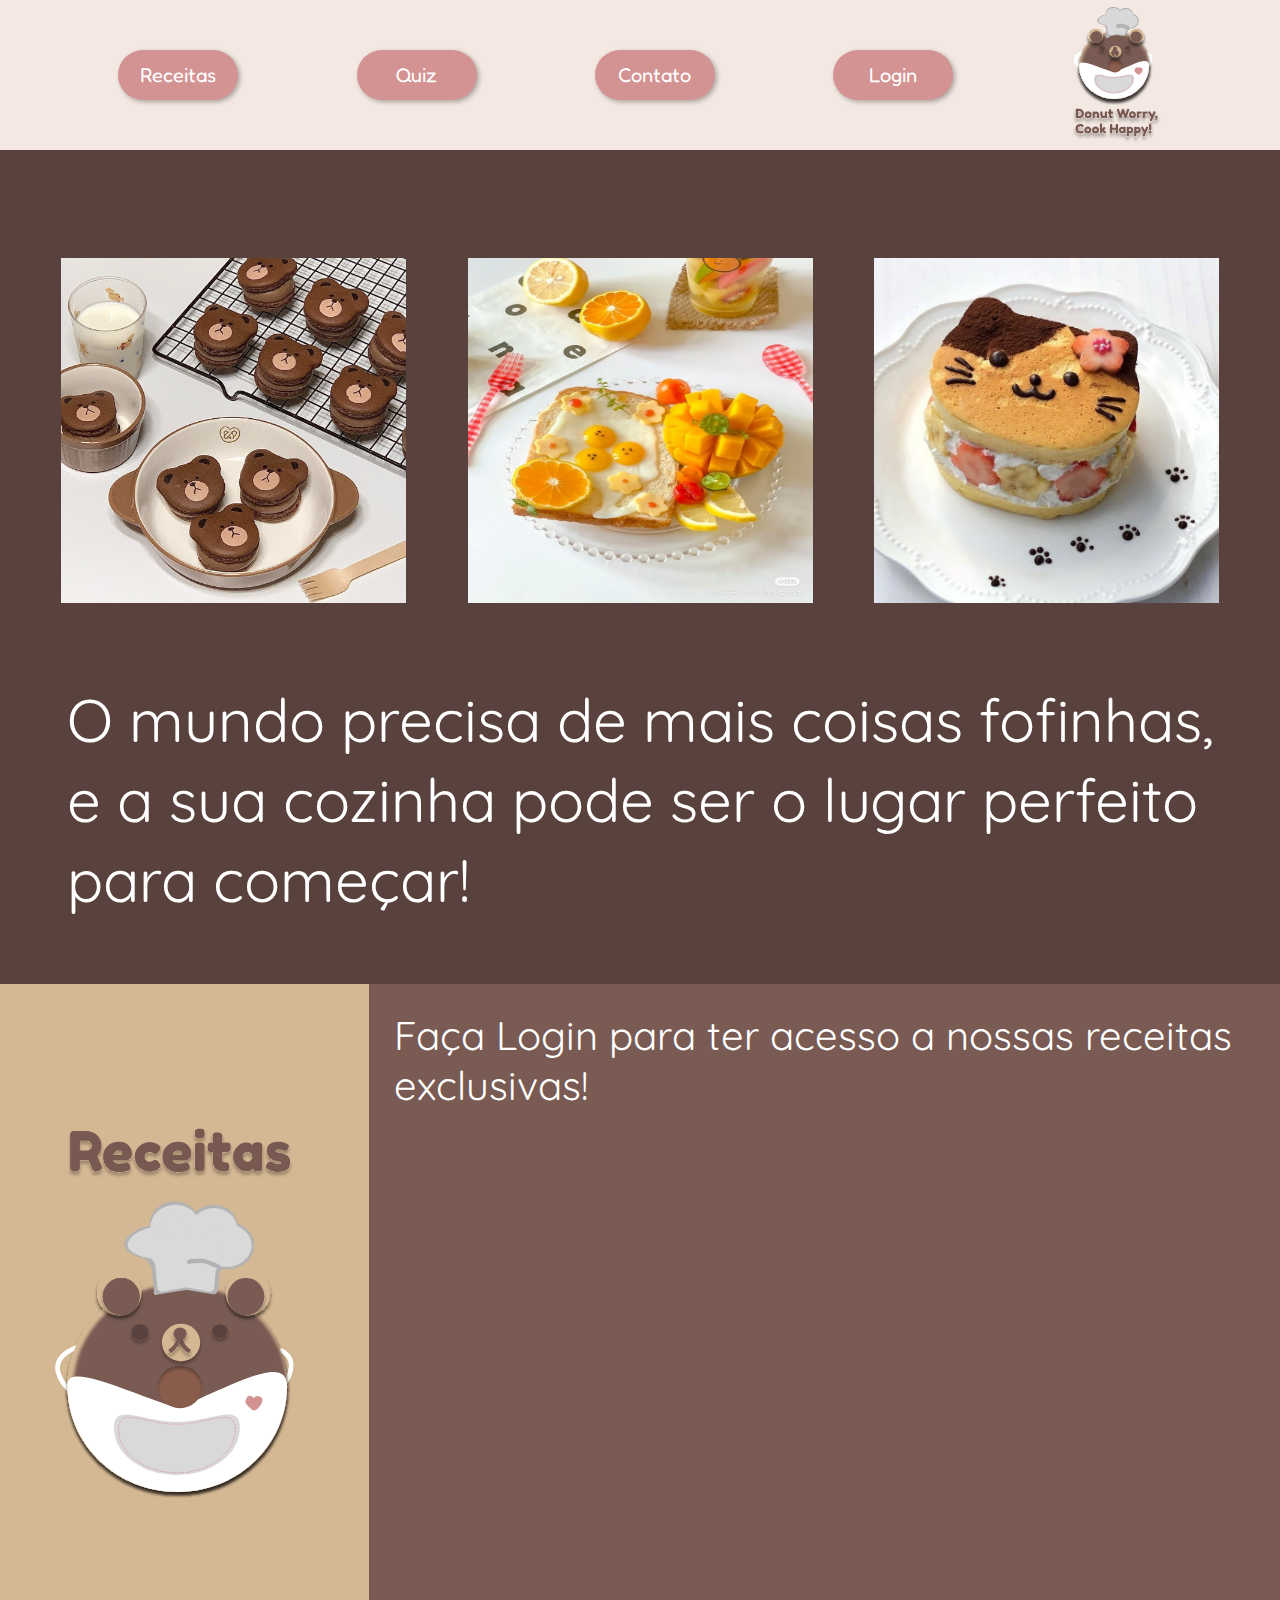
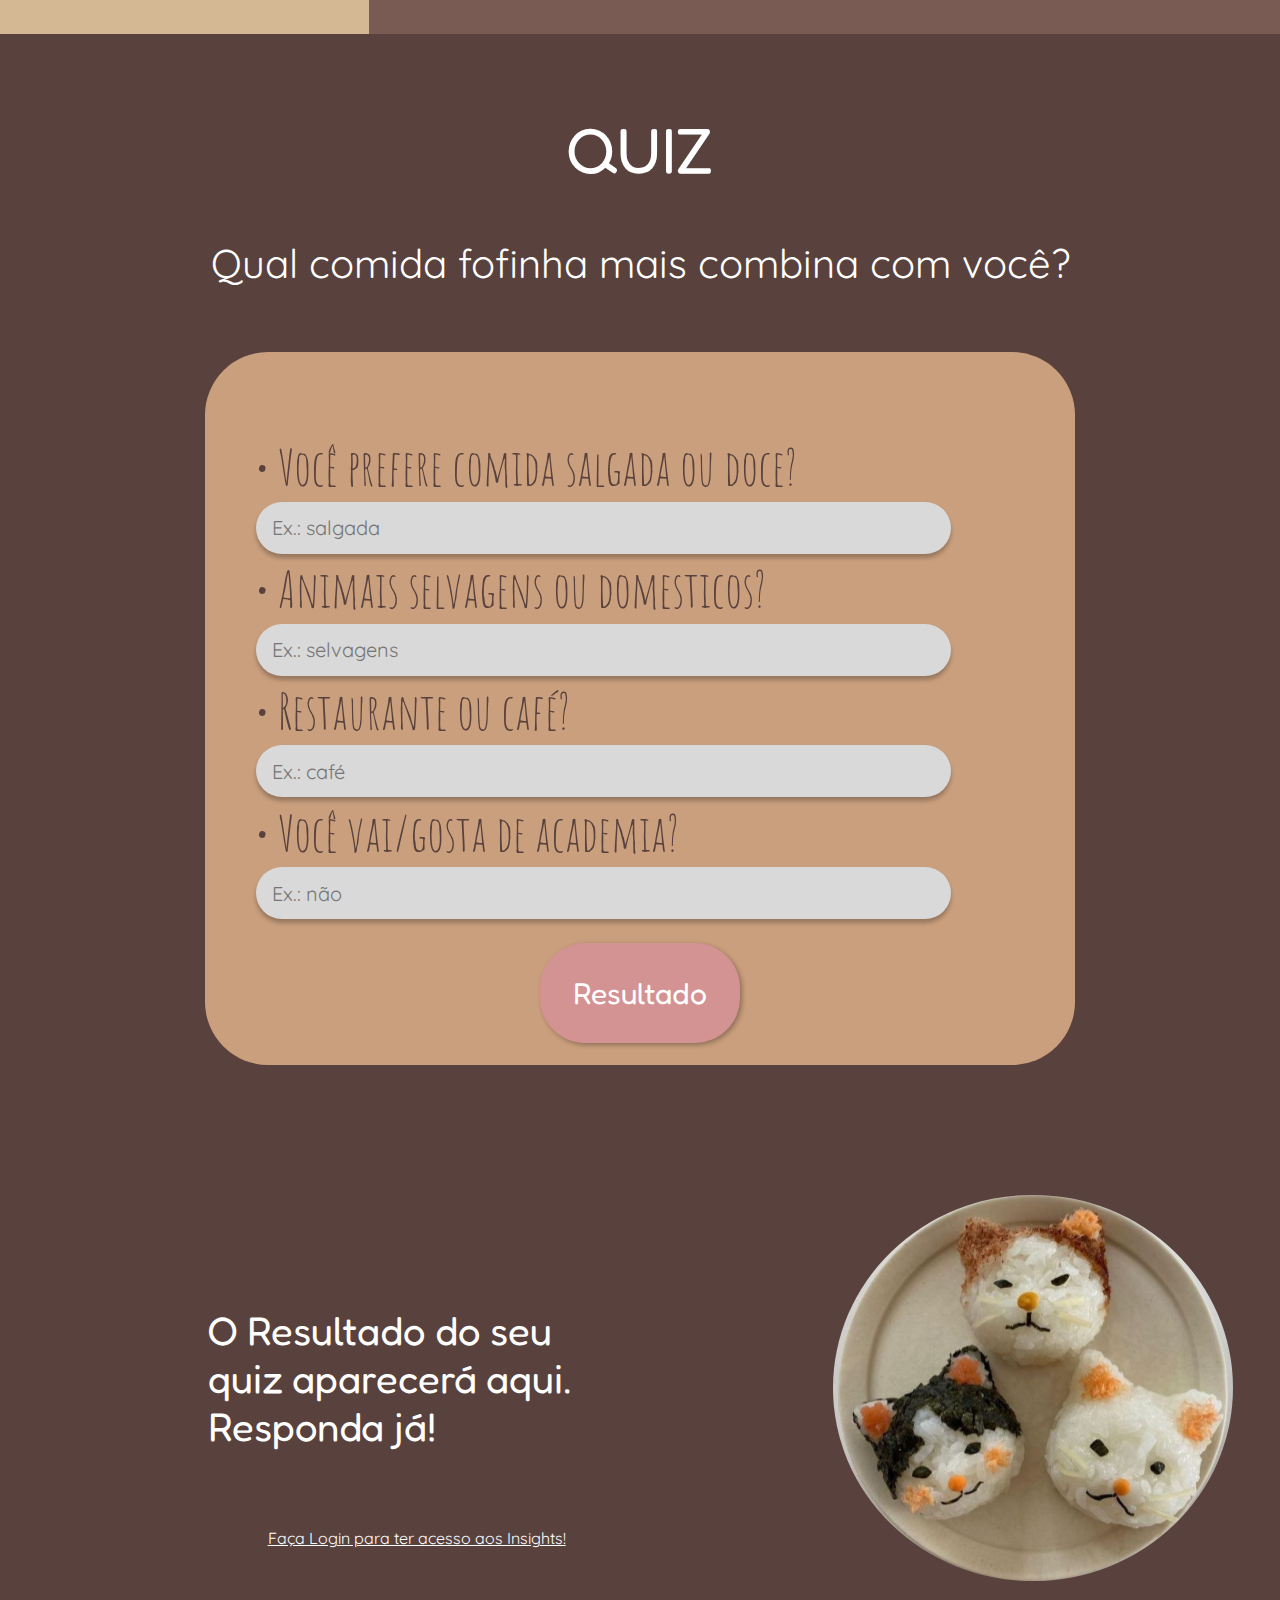
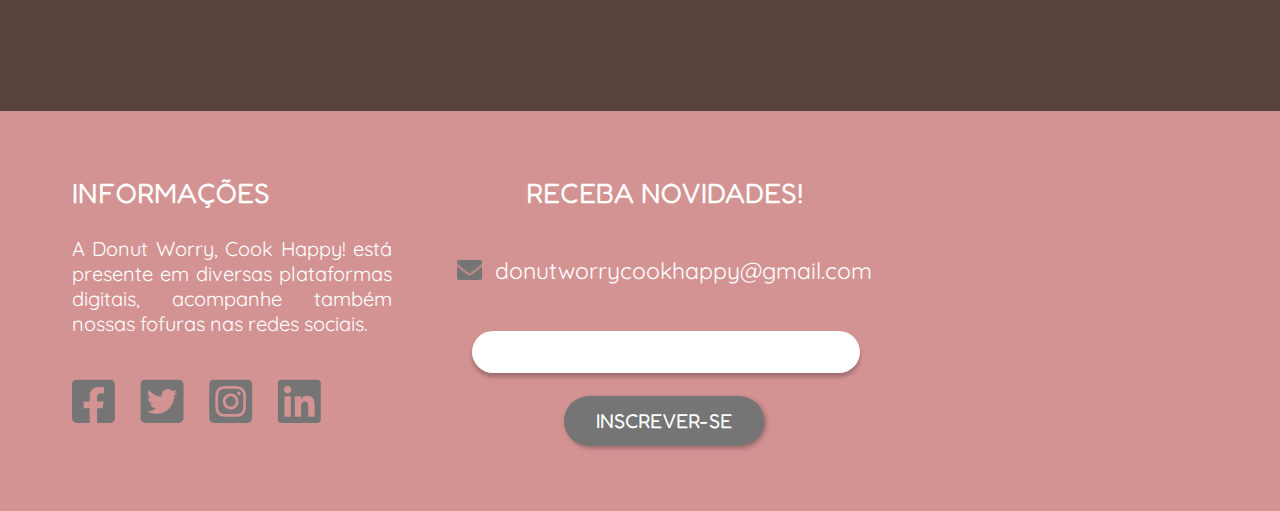
<file: Site/index.html>
<!DOCTYPE html>
<html lang="en">

<head>
    <meta charset="UTF-8">
    <meta http-equiv="X-UA-Compatible" content="IE=edge">
    <meta name="viewport" content="width=device-width, initial-scale=1.0">
    <title>Donut Worry, Cook Happy!</title>
    <link rel="stylesheet" href="assets/style.css">
</head>

<body>
    <header>
        <nav class="navbar">
            <li> <a href="#receitas"><Button class="botao">Receitas</Button></a></li>
            <li> <a href="#quiz"><button class="botao">Quiz</button></a> </li>
            <li> <a href="#footer"> <button class="botao">Contato</button></a></li>
            <li> <a href="login.html"> <button class="botao">Login</button></a></li>
            <img src="assets/logo.svg" alt="">
        </nav>

        <!-- header a partir daqui-->
        <section id="header">
            <div class="div-imagens"><!-- imagens da header"--> <img class="header-imagem"
                    src="assets/img_home/z o e.jpg"> <img class="header-imagem" src="assets/img_home/download (3).jpg">
                <img class="header-imagem" src="assets/img_home/GATINFOFIM.jpg">
            </div>
            <div class="div-texto">O mundo precisa de mais coisas fofinhas, <br> e a sua cozinha pode ser o lugar
                perfeito <br> para começar!</div>
        </section>
    </header>
    <main>
        <section id="receitas">
            <!--receitas a partir daqui-->
            <div class="div-receitas">
                <div class="div-rec-urso">
                    <!--background imagem logo-->
                </div>

                <div class="div-sal-doc">
                    <div class="textinho">

                        Faça Login para ter acesso a nossas receitas exclusivas!
                    </div>

                </div>
            </div>
            </div>

        </section>
        <section id="quiz">
            <!-- quiz a partir daqui-->
            <div class="div-quiz">
                <span class="titulo-quiz"> QUIZ </span> <span class="pergunta-quiz">Qual comida fofinha mais combina com
                    você?</span>
                <div class="div-questionario">
                    <div class="div-perguntas">
                        • Você prefere comida salgada ou doce?<br>
                        <input placeholder="Ex.: salgada" id="input_quest1" type="text" class="input-quest1">
                        • Animais selvagens ou domesticos?<br>
                        <input placeholder="Ex.: selvagens" id="input_quest2" type="text" class="input-quest2">
                        • Restaurante ou café?
                        <input placeholder="Ex.: café" id="input_quest3" type="text" class="input-quest3">
                        • Você vai/gosta de academia?
                        <input placeholder="Ex.: não" id="input_quest4" type="text" class="input-quest4">
                        <button class="botao" onclick="resultado_quiz()">Resultado</button>
                    </div>
                </div>
                <div class="div-resultado">
                    <div class="div-coluna"><div id="div_resultado_tex" class="resultado-texto">
                        <p> O Resultado do seu quiz aparecerá aqui. Responda já! </p>
                    </div>
                    <div class="div-insights"> <a href="login.html"> Faça Login para ter acesso aos Insights! </a> </div>
                    </div>
                    <div id="div_resultado_img" class="resultado-imagem">
                        <img src="assets/img_home/quiz/gatos.svg" alt="">
                    </div>
                </div>
            </div>

        </section>
    </main>
    <footer>
        <section id="footer">
            <div class="div-footer">
                <div class="div-informacoes">
                    <span class="titulo-footer"> INFORMAÇÕES </span> <BR>
                    <span class="texto-footer"> A Donut Worry, Cook Happy! está presente em diversas plataformas
                        digitais, acompanhe também nossas fofuras nas redes sociais.</span>
                    <br><img src="assets/img_home/Social Icon.svg" alt="">
                </div>

                <div class="div-novidades">
                    <span class="titulo-footer">
                        RECEBA NOVIDADES!
                    </span>
            
                    <p><img src="assets/img_home/email.png" alt=""> donutworrycookhappy@gmail.com </p>
                     <input type="text">
                    <span> <button class="botao"> INSCREVER-SE
                        </button> </span>

                </div>
                <div id="div-loc"><iframe
                        src="https://www.google.com/maps/embed?pb=!1m18!1m12!1m3!1d3657.2352197303157!2d-46.66605918502226!3d-23.559994084683577!2m3!1f0!2f0!3f0!3m2!1i1024!2i768!4f13.1!3m3!1m2!1s0x94ce59d31a6216f5%3A0xe9a99d39c6039704!2sRua%20Haddock%20Lobo%2C%20S%C3%A3o%20Paulo%20-%20SP!5e0!3m2!1spt-BR!2sbr!4v1683571558867!5m2!1spt-BR!2sbr"
                        width="600" height="450" style="border:0;" allowfullscreen="" loading="lazy"
                        referrerpolicy="no-referrer-when-downgrade"></iframe>

                </div>
            </div>
            <!-- coisas do footer-->
        </section>
    </footer>

</body>

</html>

<script>
    var resultado = 0;

    function resultado_quiz() {
        resultado = 0

        var quest1 = input_quest1.value.toLowerCase();
        var quest2 = input_quest2.value.toLowerCase();
        var quest3 = input_quest3.value.toLowerCase();
        var quest4 = input_quest4.value.toLowerCase();

        div_resultado_tex.innerHTML = "";
        div_resultado_img.innerHTML = "";

        if (quest1 == "salgada") {
            resultado += 5;
            etapa2();
        } else if (quest1 == "doce") {
            resultado += 10;
            etapa2();
        } else {
            console.log("etapa 1")
            div_resultado_tex.innerHTML = "Escreva os dados corretamente :(";
            div_resultado_img.innerHTML = `<img src="assets/img_home/quiz/triste.svg" alt="">`
        }


        function etapa2() {
            if (quest2 == "selvagens") {
                resultado += 5;
                etapa3()
            } else if (quest2 == "domesticos") {
                resultado += 10;
                etapa3();
            } else {
                console.log("etapa 2")
                div_resultado_tex.innerHTML = "Escreva os dados corretamente :(";
                div_resultado_img.innerHTML = `<img src="assets/img_home/quiz/triste.svg" alt="">`
            }
        }

        function etapa3() {
            if (quest3 == "restaurante") {
                resultado += 5;
                etapa4();
            } else if (quest3 == "café") {
                resultado += 10;
                etapa4();
            } else {
                console.log("etapa 3")
                div_resultado_tex.innerHTML = "Escreva os dados corretamente :(";
                div_resultado_img.innerHTML = `<img src="assets/img_home/quiz/triste.svg" alt="">`
            }
        }

        function etapa4() {
            if (quest4 == "não") {
                resultado += 5;
                etapaFinal();
            } else if (quest4 == "sim") {
                resultado += 10;
                etapaFinal();
            } else {
                console.log("etapa 4")
                div_resultado_tex.innerHTML = "Escreva os dados corretamente :(";
                div_resultado_img.innerHTML = `<img src="assets/img_home/quiz/triste.svg" alt="">`
            }
        }

        function etapaFinal() {
            console.log("etapa final")
            if (resultado < 20) {
                div_resultado_tex.innerHTML = "Escreva os dados corretamente :(";
                div_resultado_img.innerHTML = `<img src="assets/img_home/quiz/triste.svg" alt="">`
            }
            if (resultado == 20) {
                div_resultado_tex.innerHTML = `Você combina com os Sete Monstrinhos da alimentação saúdavel ! <br> `
                div_resultado_img.innerHTML = `<img src="assets/img_home/quiz/monstrinhos.svg" alt="">`
            }
            if (resultado == 25) {
                div_resultado_tex.innerHTML = `Você combina com a Croiassant-gosta! <br> `
                div_resultado_img.innerHTML = `<img src="assets/img_home/quiz/Lagosta.svg" alt="">`
            }
            if (resultado == 30) {
                div_resultado_tex.innerHTML = `Você combina com o Nequinha! <br>`
                div_resultado_img.innerHTML = `<img src="assets/img_home/quiz/nequinha.svg" alt="">`
            }
            if (resultado == 35) {
                div_resultado_tex.innerHTML = `Você combina com o Ursinho Gordurento! <br>`
                div_resultado_img.innerHTML = `<img src="assets/img_home/quiz/Ursinho Gordurento.svg" alt="">`
            }
            if (resultado == 40) {
                div_resultado_tex.innerHTML = `Você combina com o coelho bombado! <br>`
                div_resultado_img.innerHTML = `<img src="assets/img_home/quiz/bombadinhos.svg" alt="">`
            }
        }

    }
</script>
</file>
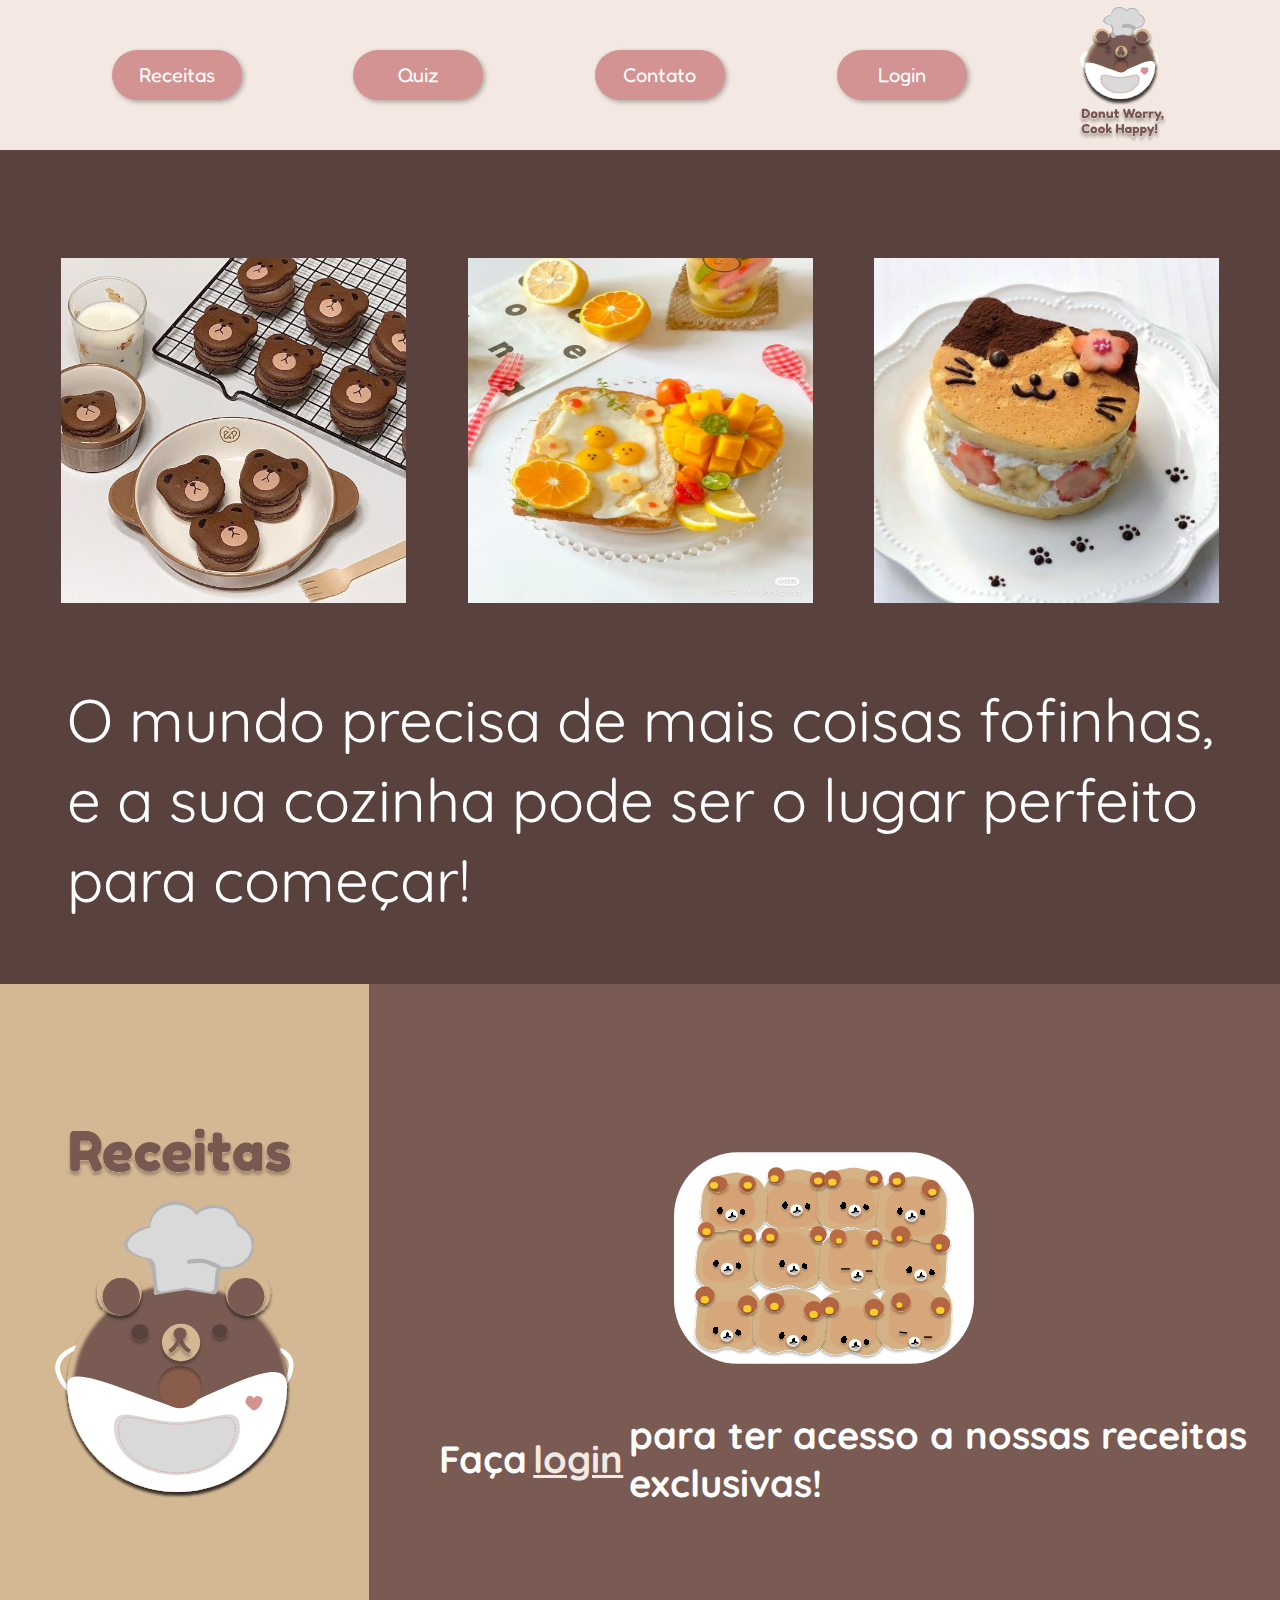
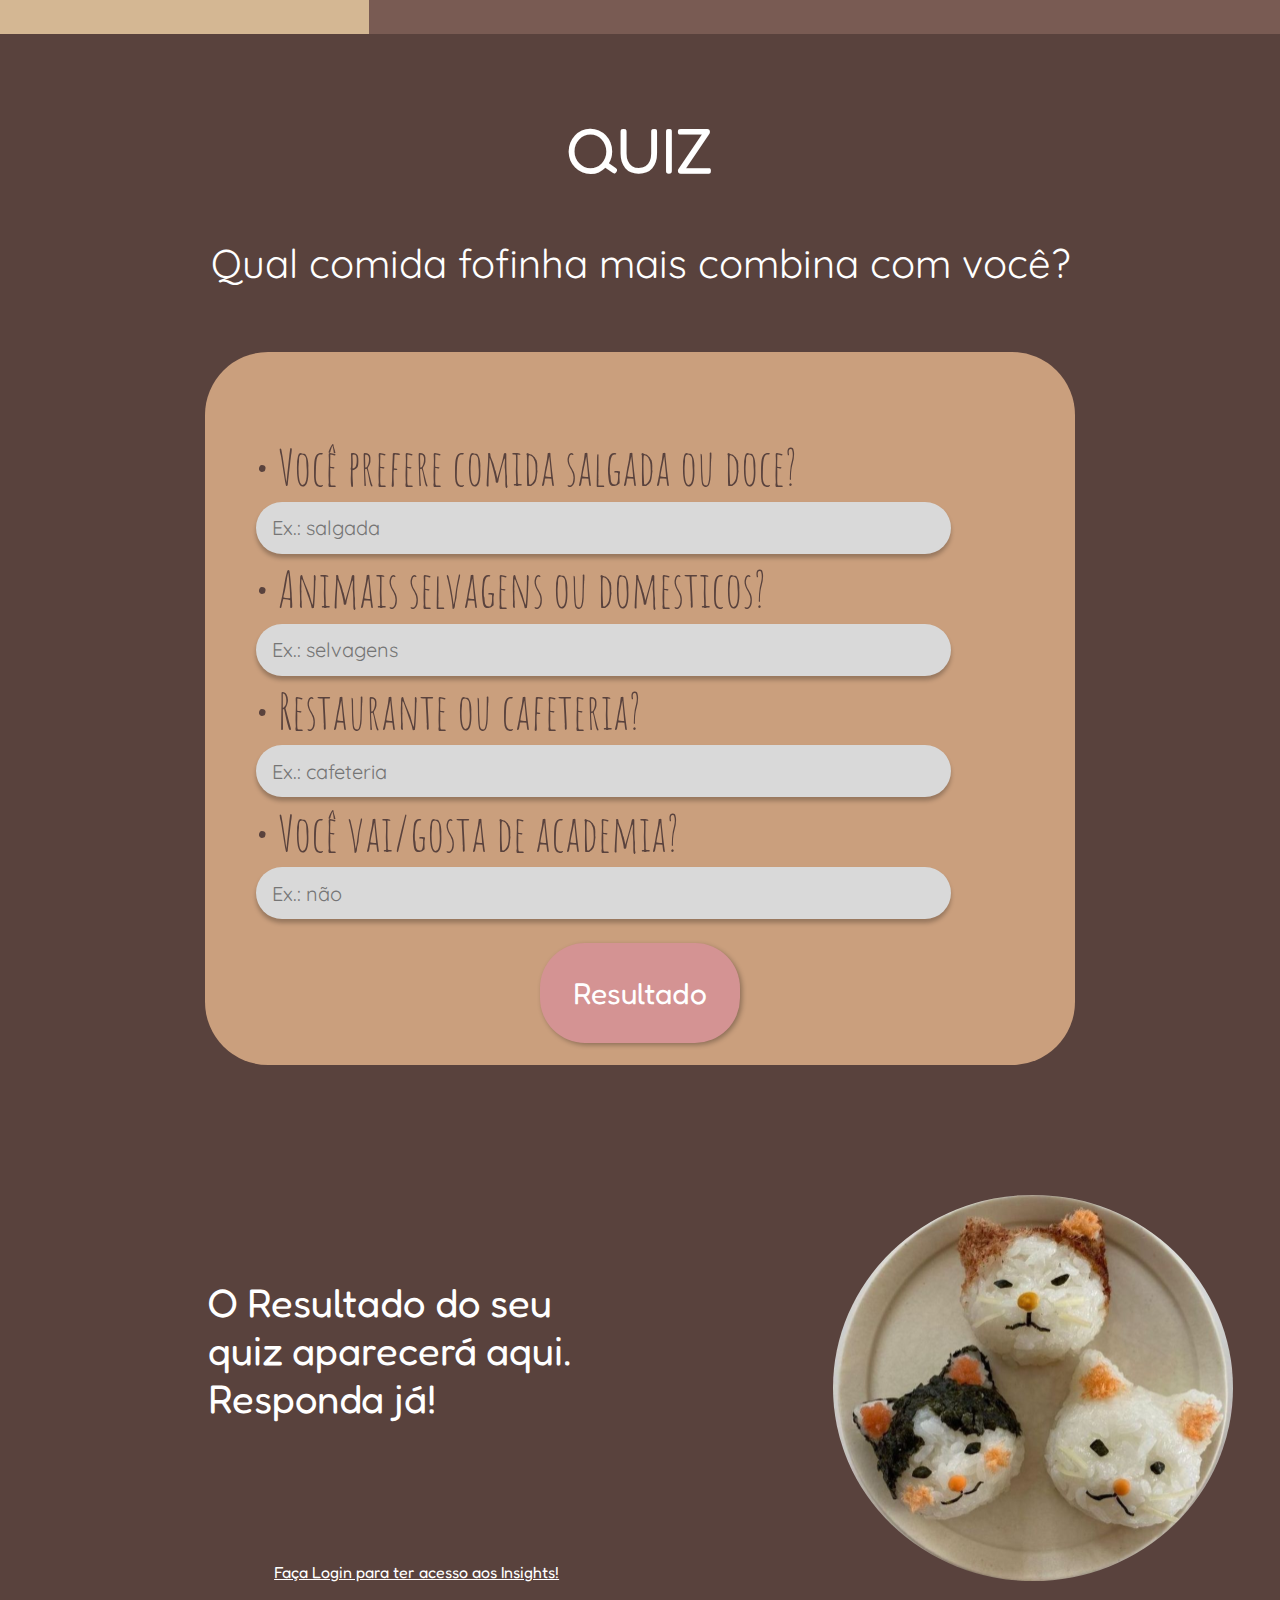
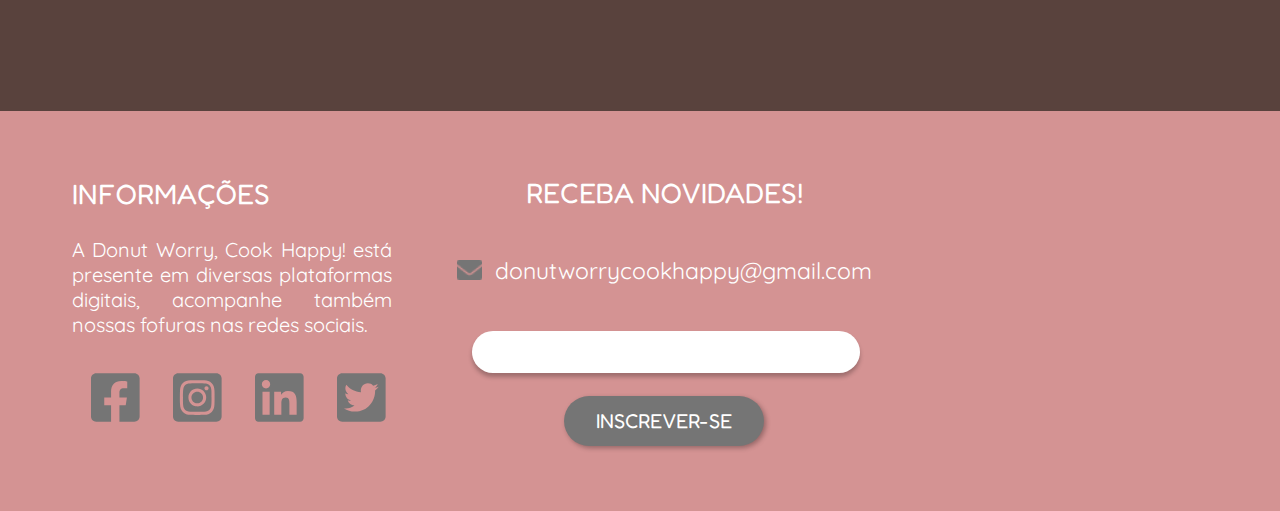
<file: Site/public/index.html>
<!DOCTYPE html>
<html lang="en">

<head>
    <link rel="shortcut icon" href="./assets/icon.svg" type="image/x-icon">
    <meta charset="UTF-8">
    <meta http-equiv="X-UA-Compatible" content="IE=edge">
    <meta name="viewport" content="width=device-width, initial-scale=1.0">
    <title>Donut Worry, Cook Happy!</title>
    <link rel="stylesheet" href="assets/style.css">
    <script src="./js/insights.js"></script>
</head>

<body onload="carrossel()">
    <header>
        <nav class="navbar">
            <li> <a href="#receitas"><button class="botao">Receitas</Button></a></li>
            <li> <a href="#quiz"><button class="botao">Quiz</button></a> </li>
            <li> <a href="#footer"> <button class="botao">Contato</button></a></li>
            <li> <a href="login.html"> <button class="botao">Login</button></a></li>
            <img src="assets/logo.svg" alt="">
        </nav>

        <!-- header a partir daqui-->
        <section id="header">
            <div class="div-imagens"><!-- imagens da header"--> <img class="header-imagem"
                    src="assets/img_home/z o e.jpg"> <img class="header-imagem" src="assets/img_home/download (3).jpg">
                <img class="header-imagem" src="assets/img_home/GATINFOFIM.jpg">
            </div>
            <div class="div-texto">O mundo precisa de mais coisas fofinhas, <br> e a sua cozinha pode ser o lugar
                perfeito <br> para começar!</div>
        </section>
    </header>
    <main>
        <section id="receitas">
            <!--receitas a partir daqui-->
            <div class="div-receitas">
                <div class="div-rec-urso">
                    <!--background imagem logo-->
                </div>
                <div class="div-sal-doc">
                    <div class="div-carrossel" id="div_carrossel">
                        <!-- Imagens do carrossel -->
                    </div>
                    <div class="textinho">
                        Faça <a href="login.html"> login </a> para ter acesso a nossas receitas exclusivas!
                    </div>
                </div>
            </div>
            </div>

        </section>
        <section id="quiz">
            <!-- quiz a partir daqui-->
            <div class="div-quiz">
                <span class="titulo-quiz"> QUIZ </span> <span class="pergunta-quiz">Qual comida fofinha mais combina com
                    você?</span>
                <div class="div-questionario">
                    <div class="div-perguntas">
                        • Você prefere comida salgada ou doce?<br>
                        <input placeholder="Ex.: salgada" id="input_quest1" type="text" class="input-quest1">
                        • Animais selvagens ou domesticos?<br>
                        <input placeholder="Ex.: selvagens" id="input_quest2" type="text" class="input-quest2">
                        • Restaurante ou cafeteria?
                        <input placeholder="Ex.: cafeteria" id="input_quest3" type="text" class="input-quest3">
                        • Você vai/gosta de academia?
                        <input placeholder="Ex.: não" id="input_quest4" type="text" class="input-quest4">
                        <a href="#div_resultado_img"><button class="botao" id="botao"
                                onclick="resultado_quiz()">Resultado</button></a>
                    </div>
                </div>
                <div class="div-resultado">
                    <div class="div-coluna">
                        <div id="div_resultado_tex" class="resultado-texto">
                            <p> O Resultado do seu quiz aparecerá aqui. Responda já! </p>
                            <div class="div-dashboard"> <a href="login.html"> Faça Login para ter acesso aos Insights!
                                </a> </div>
                        </div>
                    </div>
                    <div id="div_resultado_img" class="resultado-imagem">
                        <img src="assets/img_home/quiz/gatos.svg" alt="">
                    </div>
                </div>
            </div>
        </section>

    </main>
    <footer>
        <section id="footer">
            <div class="div-footer">
                <div class="div-informacoes">
                    <span class="titulo-footer"> INFORMAÇÕES </span> <BR>
                    <span class="texto-footer"> A Donut Worry, Cook Happy! está presente em diversas plataformas
                        digitais, acompanhe também nossas fofuras nas redes sociais.</span>
                    <span class="imagem"> <a href="https://pt-br.facebook.com/"><img src="assets/img_home/Facebook.svg" alt=""></a> <a href="https://www.instagram.com"><img src="assets/img_home/Instagram.svg" alt=""></a> <a href="https://pt-br.facebook.com/"><img src="assets/img_home/Linkedin.svg" alt=""></a><a  href="https://twitter.com"><img src="assets/img_home/Twitter.svg" alt=""></a></span>
                </div>

                <div class="div-novidades">
                    <span class="titulo-footer">
                        RECEBA NOVIDADES!
                    </span>

                    <p><img src="assets/img_home/email.png" alt=""> donutworrycookhappy@gmail.com </p>
                    <input type="text" id="input_inscrever">
                    <span> <button class="botao" onclick="inscrever()"> INSCREVER-SE
                        </button> </span>

                </div>
                <div id="div-loc"><iframe
                        src="https://www.google.com/maps/embed?pb=!1m18!1m12!1m3!1d3657.2352197303157!2d-46.66605918502226!3d-23.559994084683577!2m3!1f0!2f0!3f0!3m2!1i1024!2i768!4f13.1!3m3!1m2!1s0x94ce59d31a6216f5%3A0xe9a99d39c6039704!2sRua%20Haddock%20Lobo%2C%20S%C3%A3o%20Paulo%20-%20SP!5e0!3m2!1spt-BR!2sbr!4v1683571558867!5m2!1spt-BR!2sbr"
                        width="600" height="450" style="border:0;" allowfullscreen="" loading="lazy"
                        referrerpolicy="no-referrer-when-downgrade"></iframe>

                </div>

            </div>
            <!-- coisas do footer-->
        </section>
    </footer>




</body>

</html>

<script>

    // QUIZ 
    var resultado = 0;

    async function resultado_quiz() {
        resultado = 0

        var quest1 = input_quest1.value.toLowerCase();
        var quest2 = input_quest2.value.toLowerCase();
        var quest3 = input_quest3.value.toLowerCase();
        var quest4 = input_quest4.value.toLowerCase();

        var respostasUsuario = {
            pergunta1: quest1,
            pergunta2: quest2,
            pergunta3: quest3,
            pergunta4: quest4
        }

        var comida = "";



        div_resultado_tex.innerHTML = "";
        div_resultado_img.innerHTML = "";


        if (quest1 == "salgada") {
            resultado += 5;
            etapa2();
        } else if (quest1 == "doce") {
            resultado += 10;
            etapa2();
        } else {
            console.log("etapa 1")
            div_resultado_tex.innerHTML = `Escreva os dados corretamente :( <br><div class="div-dashboard"> <a href="login.html">Faça Login para ter acesso aos Insights! </a> </div>`;
            div_resultado_img.innerHTML = `<img src="assets/img_home/quiz/triste.svg" alt="">`
        }


        function etapa2() {
            if (quest2 == "selvagens") {
                resultado += 5;
                etapa3()
            } else if (quest2 == "domesticos") {
                resultado += 10;
                etapa3();
            } else {
                console.log("etapa 2")
                div_resultado_tex.innerHTML = `Escreva os dados corretamente :( <div class="div-dashboard"> <a href="login.html">Faça Login para ter acesso aos Insights! </a> </div>`;
                div_resultado_img.innerHTML = `<img src="assets/img_home/quiz/triste.svg" alt="">`
            }
        }

        function etapa3() {
            if (quest3 == "restaurante") {
                resultado += 5;
                etapa4();
            } else if (quest3 == "cafeteria") {
                resultado += 10;
                etapa4();
            } else {
                console.log("etapa 3")
                div_resultado_tex.innerHTML = `Escreva os dados corretamente :( <div class="div-dashboard"> <a href="login.html">Faça Login para ter acesso aos Insights! </a> </div>`;
                div_resultado_img.innerHTML = `<img src="assets/img_home/quiz/triste.svg" alt="">`
            }
        }

        function etapa4() {
            if (quest4 == "não") {
                resultado += 5;
                etapaFinal();
            } else if (quest4 == "sim") {
                resultado += 10;
                etapaFinal();
            } else {
                console.log("etapa 4")
                div_resultado_tex.innerHTML = `Escreva os dados corretamente :( <div class="div-dashboard"> <a href="login.html">Faça Login para ter acesso aos Insights! </a> </div>`;
                div_resultado_img.innerHTML = `<img src="assets/img_home/quiz/triste.svg" alt="">`
            }
        }

        function etapaFinal() {
            if (resultado < 20) {
                div_resultado_tex.innerHTML = `Escreva os dados corretamente :( <div class="div-dashboard"> <a href="login.html">Faça Login para ter acesso aos Insights! </a> </div>`;
                div_resultado_img.innerHTML = `<img src="assets/img_home/quiz/triste.svg" alt="">`
            }
            if (resultado == 20) {
                comida = 'Sete Monstrinhos';
                div_resultado_tex.innerHTML = `Você combina com os Sete Monstrinhos da alimentação saúdavel !<div class="div-dashboard"> <a href="login.html">Faça Login para ter acesso aos Insights! </a> </div>`
                div_resultado_img.innerHTML = `<img src="assets/img_home/quiz/monstrinhos.svg" alt="">`
            }
            if (resultado == 25) {
                comida = 'Croiassant-gosta';
                div_resultado_tex.innerHTML = `Você combina com a Croiassant-gosta! <div class="div-dashboard"> <a href="login.html">Faça Login para ter acesso aos Insights! </a> </div>`
                div_resultado_img.innerHTML = `<img src="assets/img_home/quiz/Lagosta.svg" alt="">`
            }
            if (resultado == 30) {
                comida = 'Nequinha';
                div_resultado_tex.innerHTML = `Você combina com o Nequinha!<div class="div-dashboard"> <a href="login.html">Faça Login para ter acesso aos Insights! </a> </div>`
                div_resultado_img.innerHTML = `<img src="assets/img_home/quiz/nequinha.svg" alt="">`
            }
            if (resultado == 35) {
                comida = 'Ursinho Gordurento';
                div_resultado_tex.innerHTML = `Você combina com o Ursinho Gordurento! <div class="div-dashboard"> <a href="login.html">Faça Login para ter acesso aos Insights! </a> </div>`
                div_resultado_img.innerHTML = `<img src="assets/img_home/quiz/Ursinhogordurento.svg" alt="">`
            }
            if (resultado == 40) {
                comida = 'Coelho bombado';
                div_resultado_tex.innerHTML = `Você combina com o coelho bombado! <div class="div-dashboard"> <a href="login.html">Faça Login para ter acesso aos Insights! </a> </div>`
                div_resultado_img.innerHTML = `<img src="assets/img_home/quiz/bombadinhos.svg" alt="">`
            }
        }

        respostasUsuario['resultado'] = comida;
        var resultadoFetch = await inserirResultadoQuiz(respostasUsuario.resultado);
        var fkResultado = resultadoFetch.insertId;
        var responseInserirRespostasQuiz = await inserirRespostasQuiz(respostasUsuario, fkResultado);

    }

    // CARROSSEL 

    var lista_fotos = ['<img src="assets/img_home/carrossel/1.svg">', '<img src="assets/img_home/carrossel/2.svg">', '<img src="assets/img_home/carrossel/3.svg">', '<img src="assets/img_home/carrossel/6.svg">', '<img src="assets/img_home/carrossel/5.svg">', '<img src="assets/img_home/carrossel/4.svg">']

    var i = 0;


    function carrossel() {
        if (i == 0) {
            div_carrossel.innerHTML = lista_fotos[0];
            i++;
        } else if (i == 1) {
            div_carrossel.innerHTML = lista_fotos[1];
            i++
        } else if (i == 2) {
            div_carrossel.innerHTML = lista_fotos[2];
            i++;
        } else if (i == 3) {
            div_carrossel.innerHTML = lista_fotos[3];
            i++
        } else if (i == 4){
            div_carrossel.innerHTML = lista_fotos[4];
            i++;
        } else if (i == 5) {
            div_carrossel.innerHTML = lista_fotos[5];
            i++;
        }

        if (i == 6) {
            i = 0;
        }
    }

    setInterval(function () {
        carrossel();
    }, 2000);

 // ALERT INsCREVER-SE

 function inscrever(){

if (input_inscrever.value == ""){
    alert("Preencha com um e-mail válido")
} else{ 
    alert("Você receberá nossas novidades por e-mail! Obrigado por apoiar a Donut Worry, Cook happy! :D")
}

input_inscrever.value = "";
}
</script>
</file>
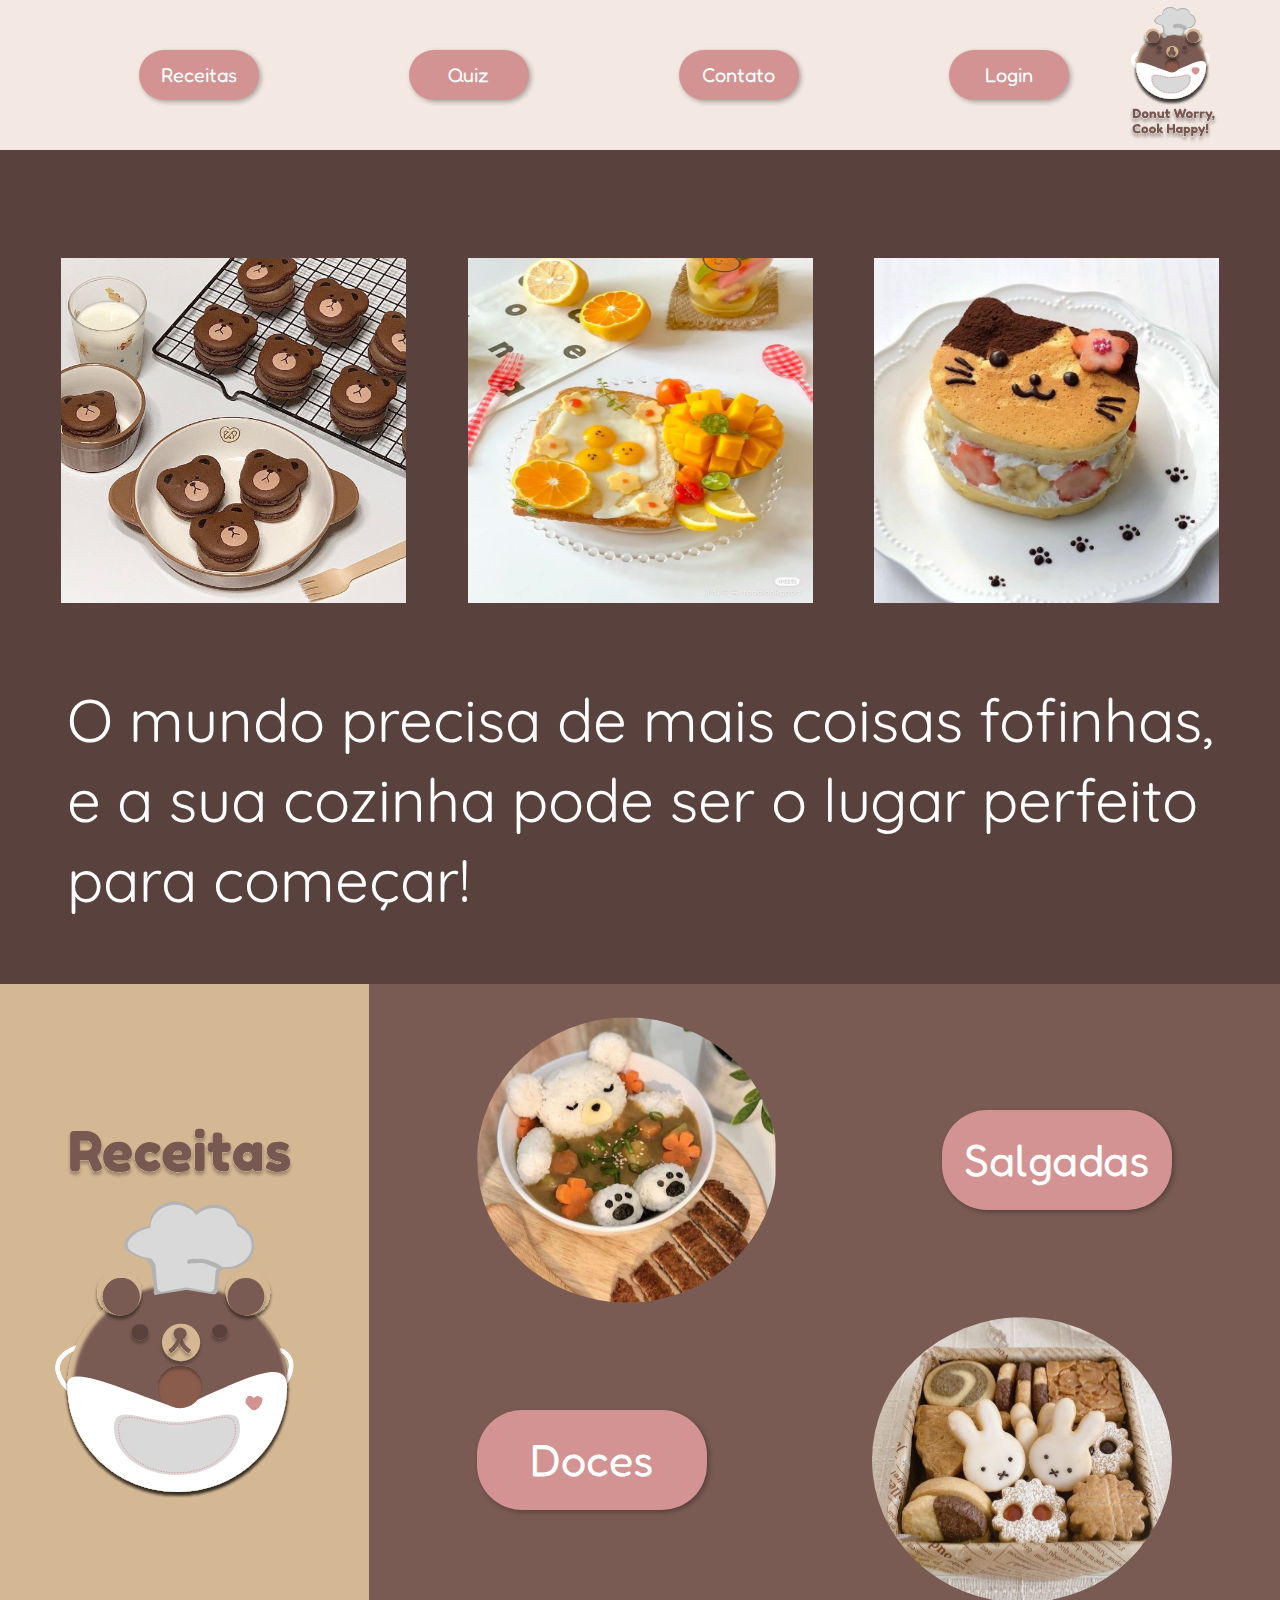
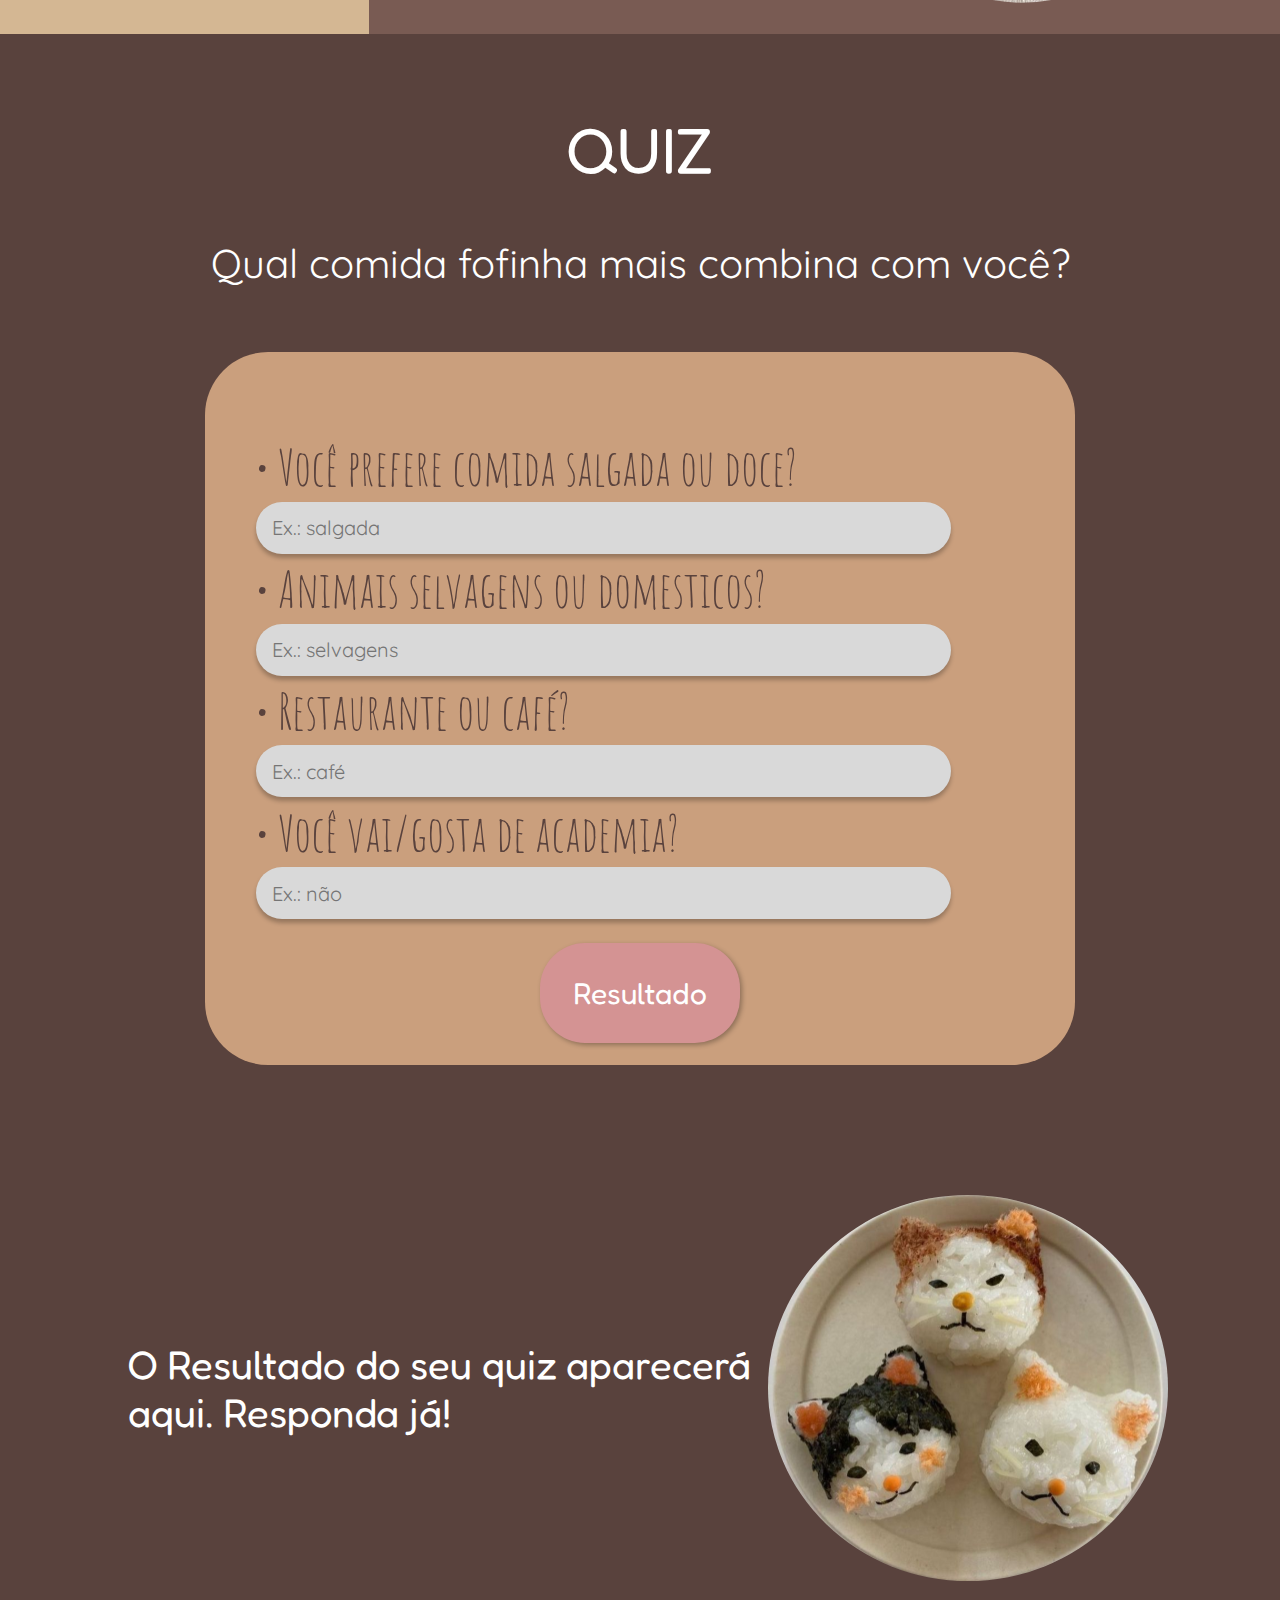
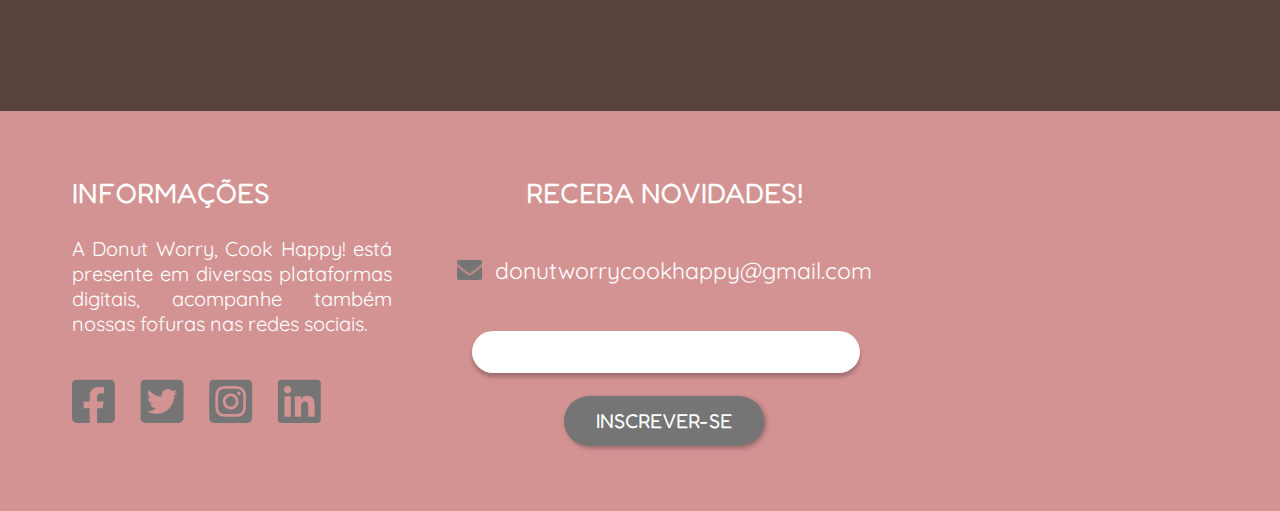
<file: Site/home.html>
<!DOCTYPE html>
<html lang="en">

<head>
    <meta charset="UTF-8">
    <meta http-equiv="X-UA-Compatible" content="IE=edge">
    <meta name="viewport" content="width=device-width, initial-scale=1.0">
    <title>Donut Worry, Cook Happy!</title>
    <link rel="stylesheet" href="assets/style.css">
</head>

<body>
    <header>
        <nav class="navbar">
            <ul>
                <li> <a href="#receitas"><Button class="botao">Receitas</Button></a></li>
                <li> <a href="#quiz"><button class="botao">Quiz</button></a> </li>
                <li> <a href="#footer"> <button class="botao">Contato</button></a></li>
                <li> <a href="login.html"> <button class="botao">Login</button></a></li>
            </ul>
            <img src="assets/logo.svg" alt="">
        </nav>

        <!-- header a partir daqui-->
        <section id="header">
            <div class="div-imagens"><!-- imagens da header"--> <img class="header-imagem"
                    src="assets/img_home/z o e.jpg"> <img class="header-imagem" src="assets/img_home/download (3).jpg">
                <img class="header-imagem" src="assets/img_home/ଘ( ິ•ᆺ• )ິଓ.jpg">
            </div>
            <div class="div-texto">O mundo precisa de mais coisas fofinhas, <br> e a sua cozinha pode ser o lugar
                perfeito <br> para começar!</div>
        </section>
    </header>
    <main>
        <section id="receitas">
            <!--receitas a partir daqui-->
            <div class="div-receitas">
                <div class="div-rec-urso">
                    <!--background imagem logo-->
                </div>

                <div class="div-sal-doc">
                    <div class="doc1">
                        <img src="assets/img_home/sopadearroz.svg" alt=""><br><a
                            href="receitas/receitassalgadas.html"><button class="botao"> Salgadas</button> </a>
                    </div>
                    <div class="doc2">
                        <a href="receitas/receitasdoces.html"><button class="botao">Doces</button> </a><br><img
                            src="assets/img_home/biscoitinhos.svg" alt="">
                    </div>
                </div>
            </div>

        </section>
    </section>
    <section id="quiz">
        <!-- quiz a partir daqui-->
        <div class="div-quiz">
            <span class="titulo-quiz"> QUIZ </span> <span class="pergunta-quiz">Qual comida fofinha mais combina com
                você?</span>
            <div class="div-questionario">
                <div class="div-perguntas">
                    • Você prefere comida salgada ou doce?<br>
                    <input placeholder="Ex.: salgada" id="input_quest1" type="text" class="input-quest1">
                    • Animais selvagens ou domesticos?<br>
                    <input placeholder="Ex.: selvagens" id="input_quest2" type="text" class="input-quest2">
                    • Restaurante ou café?
                    <input placeholder="Ex.: café" id="input_quest3" type="text" class="input-quest3">
                    • Você vai/gosta de academia?
                    <input placeholder="Ex.: não" id="input_quest4" type="text" class="input-quest4">
                    <button class="botao" onclick="resultado_quiz()">Resultado</button>
                </div>
            </div>
            <div class="div-resultado">
                <div id="div_resultado_tex" class="resultado-texto">
                    <p> O Resultado do seu quiz aparecerá aqui. Responda já! </p>
                </div>
                <div id="div_resultado_img" class="resultado-imagem">
                    <img src="assets/img_home/quiz/gatos.svg" alt="">

                </div>
            </div>
        </div>

    </section>
    </main>
    <footer>
        <section id="footer">
            <div class="div-footer">
                <div class="div-informacoes">
                    <span class="titulo-footer"> INFORMAÇÕES </span> <BR>
                    <span class="texto-footer"> A Donut Worry, Cook Happy! está presente em diversas plataformas
                        digitais, acompanhe também nossas fofuras nas redes sociais.</span>
                    <br><img src="assets/img_home/Social Icon.svg" alt="">
                </div>
                <!-- <div class="div-navegacao">
                    <span class="titulo-footer">NAVEGAÇÃO</span>
                    <ul>
                        <li> <a href="#header"> <span class="marcador"> > </span> Home </a></li>
                        <li> <a href="#receitas"> <span class="marcador"> > </span> Receitas </a></li>
                        <li> <a href="#quiz"> <span class="marcador"> > </span> Quiz </a> </li>
                        <li> <a href="#footer"> <span class="marcador"> > </span> Contatos </a> </li>
                    </ul>
                </div> -->
                <div class="div-novidades">
                    <span class="titulo-footer">
                        RECEBA NOVIDADES!
                    </span>
                    <!-- <img src="assets/img_home/loc.png" alt=""> R. Haddock Lobo, 45 -->
                     <p><img src="assets/img_home/email.png" alt="">  donutworrycookhappy@gmail.com </p>                 
                     <input type="text">
                    <span> <button class="botao"> INSCREVER-SE
                </button> </span>

                </div>
                <div id="div-loc"><iframe
                        src="https://www.google.com/maps/embed?pb=!1m18!1m12!1m3!1d3657.2352197303157!2d-46.66605918502226!3d-23.559994084683577!2m3!1f0!2f0!3f0!3m2!1i1024!2i768!4f13.1!3m3!1m2!1s0x94ce59d31a6216f5%3A0xe9a99d39c6039704!2sRua%20Haddock%20Lobo%2C%20S%C3%A3o%20Paulo%20-%20SP!5e0!3m2!1spt-BR!2sbr!4v1683571558867!5m2!1spt-BR!2sbr"
                        width="600" height="450" style="border:0;" allowfullscreen="" loading="lazy"
                        referrerpolicy="no-referrer-when-downgrade"></iframe>

                </div>
            </div>
            <!-- coisas do footer-->
        </section>
    </footer>

</body>
</html>

<script>
    var resultado = 0;

    function resultado_quiz() {
        resultado = 0

        var quest1 = input_quest1.value.toLowerCase();
        var quest2 = input_quest2.value.toLowerCase();
        var quest3 = input_quest3.value.toLowerCase();
        var quest4 = input_quest4.value.toLowerCase();

        div_resultado_tex.innerHTML = "";
        div_resultado_img.innerHTML = "";

        if (quest1 == "salgada") {
            resultado += 5;
            etapa2();
        } else if (quest1 == "doce") {
            resultado += 10;
            etapa2();
        } else {
            console.log("etapa 1")
            div_resultado_tex.innerHTML = "Escreva os dados corretamente :(";
            div_resultado_img.innerHTML = `<img src="assets/img_home/quiz/triste.svg" alt="">`
        }


        function etapa2() {
            if (quest2 == "selvagens") {
                resultado += 5;
                etapa3()
            } else if (quest2 == "domesticos") {
                resultado += 10;
                etapa3();
            } else {
                console.log("etapa 2")
                div_resultado_tex.innerHTML = "Escreva os dados corretamente :(";
                div_resultado_img.innerHTML = `<img src="assets/img_home/quiz/triste.svg" alt="">`
            }
        }

        function etapa3() {
            if (quest3 == "restaurante") {
                resultado += 5;
                etapa4();
            } else if (quest3 == "café") {
                resultado += 10;
                etapa4();
            } else {
                console.log("etapa 3")
                div_resultado_tex.innerHTML = "Escreva os dados corretamente :(";
                div_resultado_img.innerHTML = `<img src="assets/img_home/quiz/triste.svg" alt="">`
            }
        }

        function etapa4() {
            if (quest4 == "não") {
                resultado += 5;
                etapaFinal();
            } else if (quest4 == "sim") {
                resultado += 10;
                etapaFinal();
            } else {
                console.log("etapa 4")
                div_resultado_tex.innerHTML = "Escreva os dados corretamente :(";
                div_resultado_img.innerHTML = `<img src="assets/img_home/quiz/triste.svg" alt="">`
            }
        }

        function etapaFinal() {
            console.log("etapa final")
            if (resultado < 20) {
                div_resultado_tex.innerHTML = "Escreva os dados corretamente :(";
                div_resultado_img.innerHTML = `<img src="assets/img_home/quiz/triste.svg" alt="">`
            }
            if (resultado == 20) {
                div_resultado_tex.innerHTML = `Você combina com os Sete Monstrinhos da alimentação saúdavel ! <br> `
                div_resultado_img.innerHTML = `<img src="assets/img_home/quiz/monstrinhos.svg" alt="">`
            }
            if (resultado == 25) {
                div_resultado_tex.innerHTML = `Você combina com a Croiassant-gosta! <br> `
                div_resultado_img.innerHTML = `<img src="assets/img_home/quiz/Lagosta.svg" alt="">`
            }
            if (resultado == 30) {
                div_resultado_tex.innerHTML = `Você combina com o Nequinha! <br>`
                div_resultado_img.innerHTML = `<img src="assets/img_home/quiz/nequinha.svg" alt="">`
            }
            if (resultado == 35) {
                div_resultado_tex.innerHTML = `Você combina com o Ursinho Gordurento! <br>`
                div_resultado_img.innerHTML = `<img src="assets/img_home/quiz/Ursinho Gordurento.svg" alt="">`
            }
            if (resultado == 40) {
                div_resultado_tex.innerHTML = `Você combina com o coelho bombado! <br>`
                div_resultado_img.innerHTML = `<img src="assets/img_home/quiz/bombadinhos.svg" alt="">`
            }
        }

    }
</script>
</file>
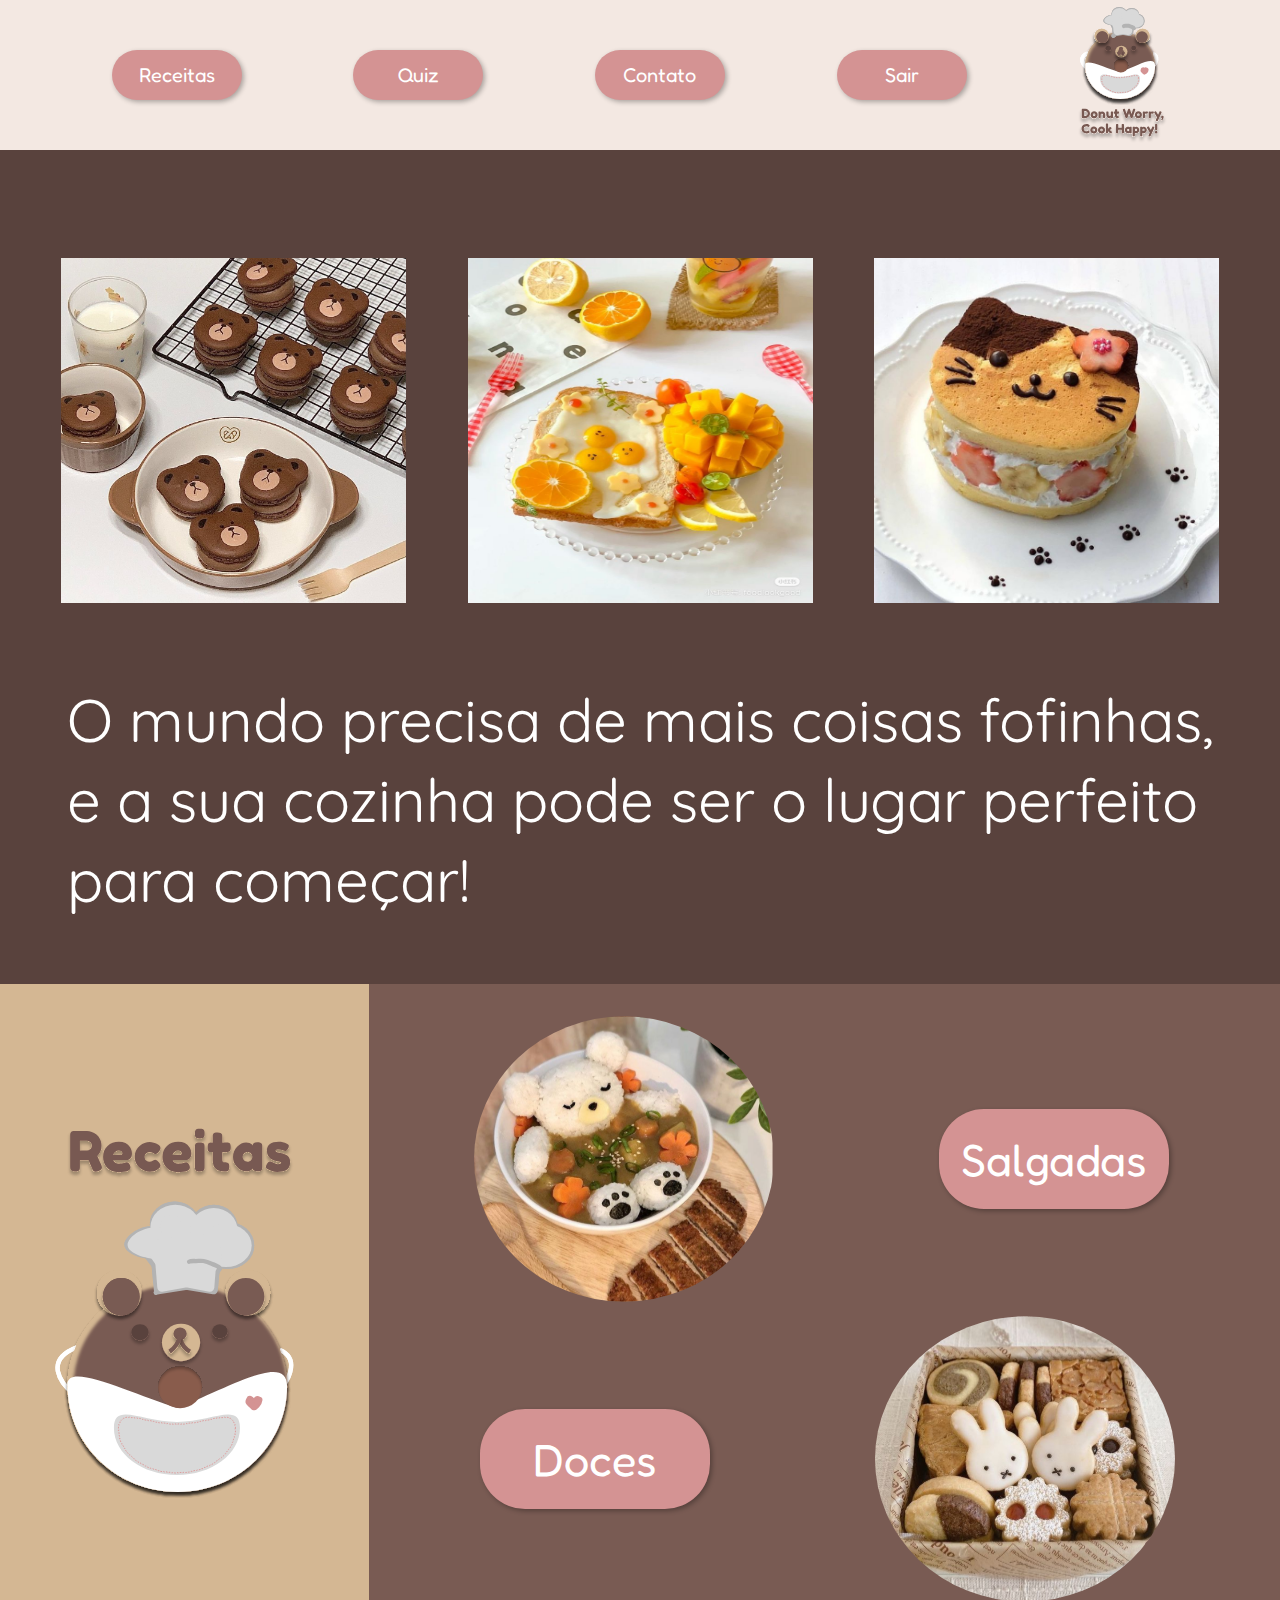
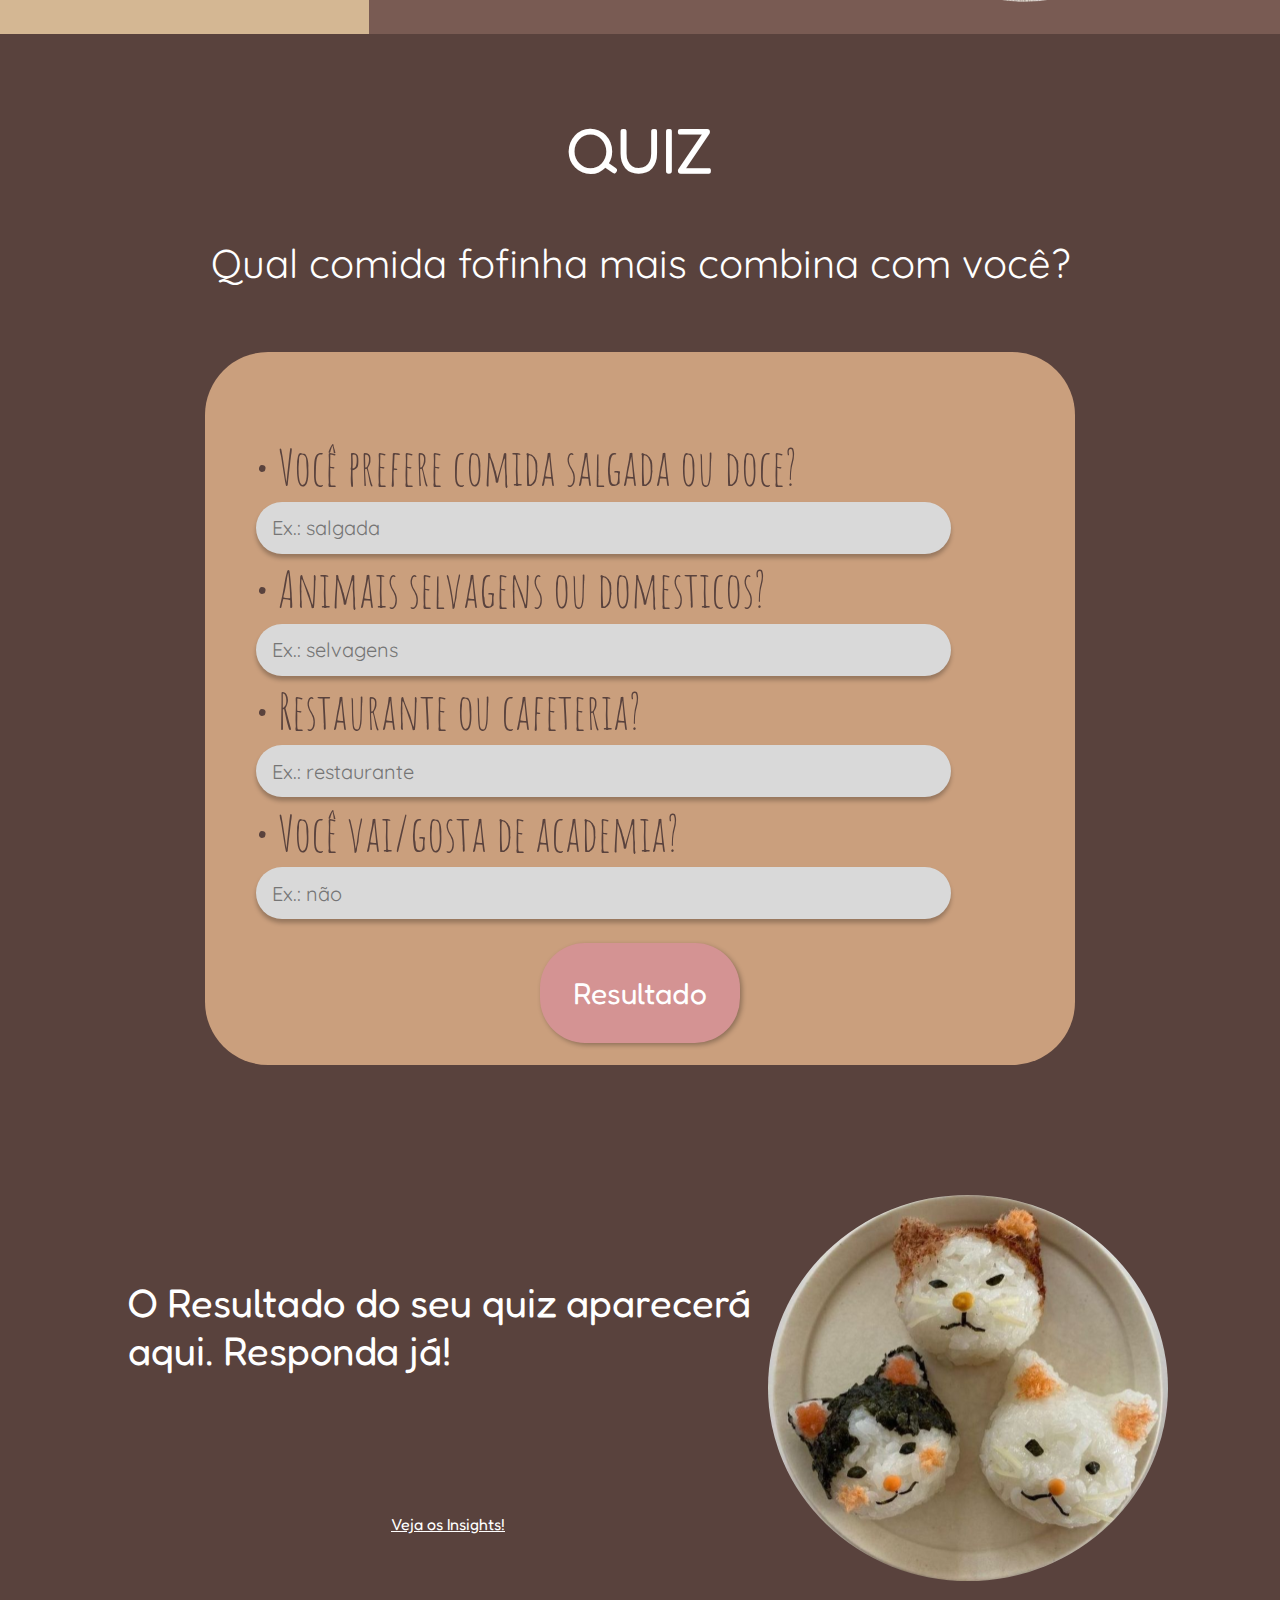
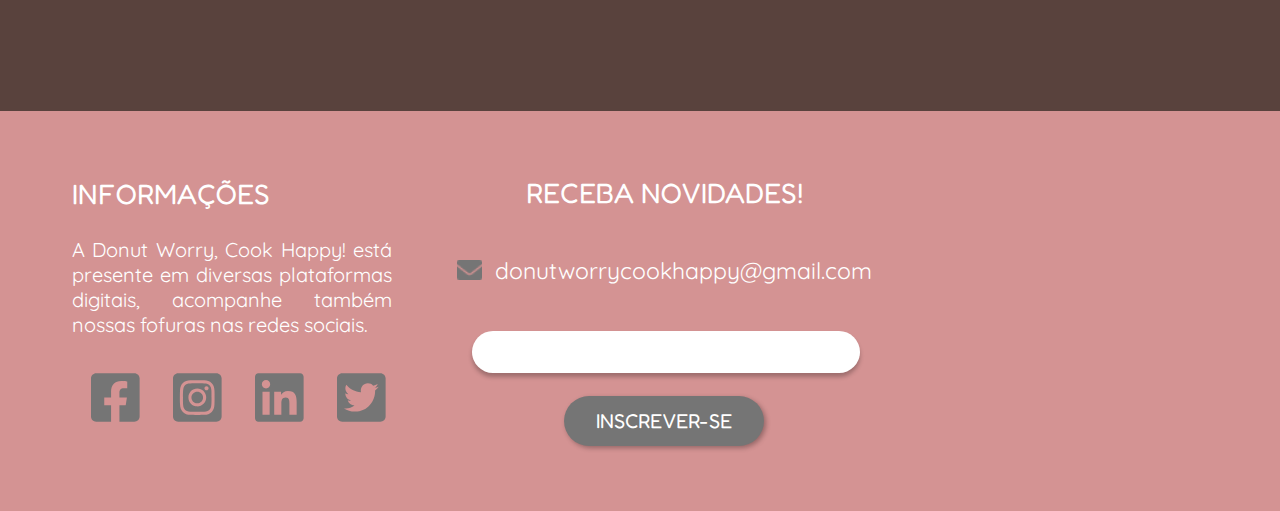
<file: Site/public/home.html>
<!DOCTYPE html>
<html lang="en">

<head>
    <link rel="shortcut icon" href="./assets/icon.svg" type="image/x-icon">
    <meta charset="UTF-8">
    <meta http-equiv="X-UA-Compatible" content="IE=edge">
    <meta name="viewport" content="width=device-width, initial-scale=1.0">
    <title>Donut Worry, Cook Happy!</title>
    <link rel="stylesheet" href="assets/style.css">
    <script src="./js/insights.js"></script>
</head>

<body>
    <div class="card_erro" id="cardErro">
        <span id="mensagem_erro"></span>
    </div>
    <header>
        <nav class="navbar">

            <li> <a href="#receitas"><button class="botao">Receitas</Button></a></li>
            <li> <a href="#quiz"><button class="botao">Quiz</button></a> </li>
            <li> <a href="#footer"> <button class="botao">Contato</button></a></li>
            <li> <a onclick="limparSessao()"><button class="botao">Sair</button>
                </a></li>

            <img src="assets/logo.svg" alt="">
        </nav>

        <!-- header a partir daqui-->
        <section id="header">
            <div class="div-imagens"><!-- imagens da header"--> <img class="header-imagem"
                    src="assets/img_home/z o e.jpg"> <img class="header-imagem" src="assets/img_home/download (3).jpg">
                <img class="header-imagem" src="assets/img_home/ଘ( ິ•ᆺ• )ິଓ.jpg">
            </div>
            <div class="div-texto">O mundo precisa de mais coisas fofinhas, <br> e a sua cozinha pode ser o lugar
                perfeito <br> para começar!</div>
        </section>
    </header>
    <main>
        <section id="receitas">
            <!--receitas a partir daqui-->
            <div class="div-receitas">
                <div class="div-rec-urso">
                    <!--background imagem logo-->
                </div>

                <div class="div-sal-doc">
                    <div class="doc1">
                        <img src="assets/img_home/sopadearroz.svg" alt=""><br><a
                            href="receitas/receitassalgadas.html"><button class="botao"> Salgadas</button> </a>
                    </div>
                    <div class="doc2">
                        <a href="receitas/receitasdoces.html"><button class="botao">Doces</button> </a><br><img
                            src="assets/img_home/biscoitinhos.svg" alt="">
                    </div>
                </div>
            </div>

        </section>
        </section>
        <section id="quiz">
            <!-- quiz a partir daqui-->
            <div class="div-quiz">
                <span class="titulo-quiz"> QUIZ </span> <span class="pergunta-quiz">Qual comida fofinha mais combina com
                    você?</span>
                <div class="div-questionario">
                    <div class="div-perguntas">
                        • Você prefere comida salgada ou doce?<br>
                        <input placeholder="Ex.: salgada" id="input_quest1" type="text" class="input-quest1">
                        • Animais selvagens ou domesticos?<br>
                        <input placeholder="Ex.: selvagens" id="input_quest2" type="text" class="input-quest2">
                        • Restaurante ou cafeteria?
                        <input placeholder="Ex.: restaurante" id="input_quest3" type="text" class="input-quest3">
                        • Você vai/gosta de academia?
                        <input placeholder="Ex.: não" id="input_quest4" type="text" class="input-quest4">
                        <a href="#div_resultado_img"><button class="botao" id="botao"
                                onclick="resultado_quiz()">Resultado</button></a>
                    </div>
                </div>
                <div class="div-resultado">
                    <div id="div_resultado_tex" class="resultado-texto">
                        <p> O Resultado do seu quiz aparecerá aqui. Responda já! </p>
                        <div class="div-dashboard2"> <a href="dashboard/dashboard.html"> Veja os Insights! </a> </div>
                    </div>
                    <div id="div_resultado_img" class="resultado-imagem">
                        <img src="assets/img_home/quiz/gatos.svg" alt="">
                    </div>
                </div>

        </section>
    </main>
    <footer>
        <section id="footer">
            <div class="div-footer">
                <div class="div-informacoes">
                    <span class="titulo-footer"> INFORMAÇÕES </span> <BR>
                    <span class="texto-footer"> A Donut Worry, Cook Happy! está presente em diversas plataformas
                        digitais, acompanhe também nossas fofuras nas redes sociais.</span>
                    <span class="imagem"> <a href="https://pt-br.facebook.com/"><img src="assets/img_home/Facebook.svg"
                                alt=""></a> <a href="https://www.instagram.com"><img src="assets/img_home/Instagram.svg"
                                alt=""></a> <a href="https://pt-br.facebook.com/"><img
                                src="assets/img_home/Linkedin.svg" alt=""></a><a href="https://twitter.com"><img
                                src="assets/img_home/Twitter.svg" alt=""></a></span>
                </div>

                <div class="div-novidades">
                    <span class="titulo-footer">
                        RECEBA NOVIDADES!
                    </span>
                    <!-- <img src="assets/img_home/loc.png" alt=""> R. Haddock Lobo, 45 -->
                    <p><img src="assets/img_home/email.png" alt=""> donutworrycookhappy@gmail.com </p>
                    <input type="text" id="input_inscrever">
                    <span> <button class="botao" onclick="inscrever()"> INSCREVER-SE
                        </button> </span>

                </div>
                <div id="div-loc"><iframe
                        src="https://www.google.com/maps/embed?pb=!1m18!1m12!1m3!1d3657.2352197303157!2d-46.66605918502226!3d-23.559994084683577!2m3!1f0!2f0!3f0!3m2!1i1024!2i768!4f13.1!3m3!1m2!1s0x94ce59d31a6216f5%3A0xe9a99d39c6039704!2sRua%20Haddock%20Lobo%2C%20S%C3%A3o%20Paulo%20-%20SP!5e0!3m2!1spt-BR!2sbr!4v1683571558867!5m2!1spt-BR!2sbr"
                        width="600" height="450" style="border:0;" allowfullscreen="" loading="lazy"
                        referrerpolicy="no-referrer-when-downgrade"></iframe>

                </div>
            </div>

            <!-- coisas do footer-->
        </section>
    </footer>

</body>

</html>

<script>

    var resultado = 0;

    async function resultado_quiz() {
        resultado = 0

        var quest1 = input_quest1.value.toLowerCase();
        var quest2 = input_quest2.value.toLowerCase();
        var quest3 = input_quest3.value.toLowerCase();
        var quest4 = input_quest4.value.toLowerCase();

        var respostasUsuario = {
            pergunta1: quest1,
            pergunta2: quest2,
            pergunta3: quest3,
            pergunta4: quest4
        }

        var comida = "";



        div_resultado_tex.innerHTML = "";
        div_resultado_img.innerHTML = "";


        if (quest1 == "salgada") {
            resultado += 5;
            etapa2();
        } else if (quest1 == "doce") {
            resultado += 10;
            etapa2();
        } else {
            console.log("etapa 1")
            div_resultado_tex.innerHTML = `Escreva os dados corretamente :( <br><div class="div-dashboard"> <a href="dashboard/dashboard.html"> Veja os Insights! </a> </div>`;
            div_resultado_img.innerHTML = `<img src="assets/img_home/quiz/triste.svg" alt="">`
        }


        function etapa2() {
            if (quest2 == "selvagens") {
                resultado += 5;
                etapa3()
            } else if (quest2 == "domesticos") {
                resultado += 10;
                etapa3();
            } else {
                console.log("etapa 2")
                div_resultado_tex.innerHTML = `Escreva os dados corretamente :( <div class="div-dashboard"><a href="dashboard/dashboard.html"> Veja os Insights! </a> </div>`;
                div_resultado_img.innerHTML = `<img src="assets/img_home/quiz/triste.svg" alt="">`
            }
        }

        function etapa3() {
            if (quest3 == "restaurante") {
                resultado += 5;
                etapa4();
            } else if (quest3 == "cafeteria") {
                resultado += 10;
                etapa4();
            } else {
                console.log("etapa 3")
                div_resultado_tex.innerHTML = `Escreva os dados corretamente :( <div class="div-dashboard"> <a href="dashboard/dashboard.html"> Veja os Insights! </a> </div>`;
                div_resultado_img.innerHTML = `<img src="assets/img_home/quiz/triste.svg" alt="">`
            }
        }

        function etapa4() {
            if (quest4 == "não") {
                resultado += 5;
                etapaFinal();
            } else if (quest4 == "sim") {
                resultado += 10;
                etapaFinal();
            } else {
                console.log("etapa 4")
                div_resultado_tex.innerHTML = `Escreva os dados corretamente :( <div class="div-dashboard"> <a href="dashboard/dashboard.html"> Veja os Insights! </a> </div>`;
                div_resultado_img.innerHTML = `<img src="assets/img_home/quiz/triste.svg" alt="">`
            }
        }

        function etapaFinal() {
            if (resultado < 20) {
                div_resultado_tex.innerHTML = `Escreva os dados corretamente :( <div class="div-dashboard"> <a href="dashboard/dashboard.html"> Veja os Insights! </a> </div>`;
                div_resultado_img.innerHTML = `<img src="assets/img_home/quiz/triste.svg" alt="">`
            }
            if (resultado == 20) {
                comida = 'Sete Monstrinhos';
                div_resultado_tex.innerHTML = `Você combina com os Sete Monstrinhos da alimentação saúdavel !<div class="div-dashboard"> <a href="dashboard/dashboard.html"> Veja os Insights! </a> </div>`
                div_resultado_img.innerHTML = `<img src="assets/img_home/quiz/mostrinhos.svg" alt="">`
            }
            if (resultado == 25) {
                comida = 'Croiassant-gosta';
                div_resultado_tex.innerHTML = `Você combina com a Croiassant-gosta! <div class="div-dashboard"> <a href="dashboard/dashboard.html"> Veja os Insights! </a> </div>`
                div_resultado_img.innerHTML = `<img src="assets/img_home/quiz/Lagosta.svg" alt="">`
            }
            if (resultado == 30) {
                comida = 'Nequinha';
                div_resultado_tex.innerHTML = `Você combina com o Nequinha!<div class="div-dashboard"> <a href="dashboard/dashboard.html"> Veja os Insights! </a> </div>`
                div_resultado_img.innerHTML = `<img src="assets/img_home/quiz/nequinha.svg" alt="">`
            }
            if (resultado == 35) {
                comida = 'Ursinho Gordurento';
                div_resultado_tex.innerHTML = `Você combina com o Ursinho Gordurento! <div class="div-dashboard"> <a href="dashboard/dashboard.html"> Veja os Insights! </a> </div>`
                div_resultado_img.innerHTML = `<img src="assets/img_home/quiz/Ursinhogordurento.svg" alt="">`
            }
            if (resultado == 40) {
                comida = 'Coelho bombado';
                div_resultado_tex.innerHTML = `Você combina com o coelho bombado! <div class="div-dashboard"> <a href="dashboard/dashboard.html"> Veja os Insights! </a> </div>`
                div_resultado_img.innerHTML = `<img src="assets/img_home/quiz/bombadinhos.svg" alt="">`
            }
        }

        respostasUsuario['resultado'] = comida;
        var resultadoFetch = await inserirResultadoQuiz(respostasUsuario.resultado);
        var fkResultado = resultadoFetch.insertId;
        var responseInserirRespostasQuiz = await inserirRespostasQuiz(respostasUsuario, fkResultado);
        var fkQuiz = responseInserirRespostasQuiz.insertId;

        await atualizarRespostasUsuario(sessionStorage.ID_USUARIO, fkResultado, fkQuiz);
    }
    // ALERT INsCREVER-SE

    function inscrever() {

        if (input_inscrever.value == "") {
            alert("Preencha com um e-mail válido")
        } else {
            alert("Você receberá nossas novidades por e-mail! Obrigado por apoiar a Donut Worry, Cook happy! :D")
        }

        input_inscrever.value = "";
    }

    // limpar session storage

    function limparSessao() {
        mensagem_erro.innerHTML = "Saindo...";
        cardErro.style.height = "5vh"
        fecharModal()
        sessionStorage.clear();
    }

    function fecharModal() {
        setTimeout(() => {
            mensagem_erro.style.display = "none";
        }, "1700");
        setTimeout(() => {
            window.location = "index.html";
        }, "2000");
    }




</script>
</file>
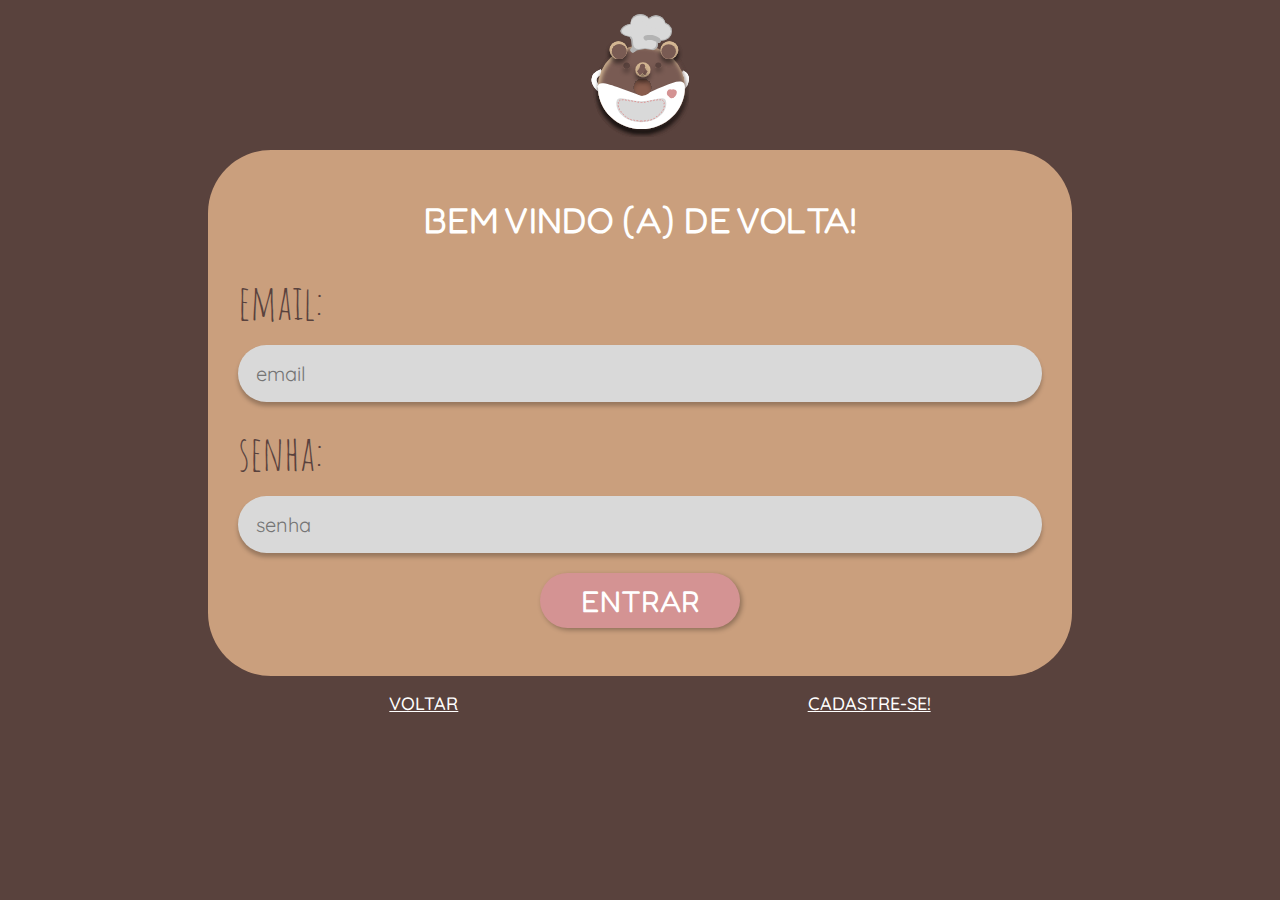
<file: Site/public/login.html>
<!DOCTYPE html>
<html lang="en">

<head>
    <link rel="shortcut icon" href="../assets/icon.svg" type="image/x-icon">
    <meta charset="UTF-8">
    <meta http-equiv="X-UA-Compatible" content="IE=edge">
    <meta name="viewport" content="width=device-width, initial-scale=1.0">
    <title>Login - Donut Worry, Cook Happy!</title>
    <link rel="stylesheet" href="assets/style.css">
</head>

<body>
    <div class="card_erro" id="cardErro">
        <span id="mensagem_erro"></span>
    </div>
    <div class="div-tela-login">
        <div class="div-icone">
            <img src="assets/Donut.svg" alt="">
        </div>
        <div class="div-login">
            <span>BEM VINDO (A) DE VOLTA!</span>
            <div>
                email: <br>
                <input id="input_email" placeholder="email">
            </div>
            <div class="error"> insira um email válido</div>
            <div class="div-senha">
                senha:<br>
                <input type="password" id="input_senha" placeholder="senha">
            </div>
            <div class="error">insira uma senha válida</div>
            <button class="botao" onclick="entrar()">ENTRAR</button>
        </div>
        <div class="div-inferior">
            <ul>
                <li> <a href="index.html">VOLTAR</a> </li>
                <li> <a href="cadastro.html">CADASTRE-SE!</a> </li>
            </ul>
        </div>
    </div>
</body>

</html>
<script>
    function entrar() {


        var emailVar = input_email.value;
        var senhaVar = input_senha.value;

        if (emailVar == "" || senhaVar == "") {
            mensagem_erro.innerHTML = `Preencha os campos corretamente! :(`;
            cardErro.style.height="5vh"
            return false;
        }


        console.log("FORM LOGIN: ", emailVar);
        console.log("FORM SENHA: ", senhaVar);

        fetch("/usuarios/autenticar", {
            method: "POST",
            headers: {
                "Content-Type": "application/json"
            },
            body: JSON.stringify({
                emailServer: emailVar,
                senhaServer: senhaVar
            })
        }).then(function (resposta) {
            if (resposta.ok) {
                resposta.json().then(json => {
                    sessionStorage.EMAIL_USUARIO = json.email;
                    sessionStorage.NOME_USUARIO = json.nome;
                    sessionStorage.ID_USUARIO = json.idCadastro;

                    setTimeout(function () {
                        window.location = "home.html";
                    }, 1000); // apenas para exibir o loading

                });

            } else {
                mensagem_erro.innerHTML = "Login ou senha incorretos!";
                cardErro.style.height="5vh"

                console.log("Houve um erro ao tentar realizar o login!");
                resposta.text().then(texto => {
                    console.error(texto);
                });
            }

        }).catch(function (erro) {
            console.log(erro);
        })

        return false;
    }

    function toggleButonsDisabled() {

    }

    function toggleEmailErrors() {

    }
</script>
</file>
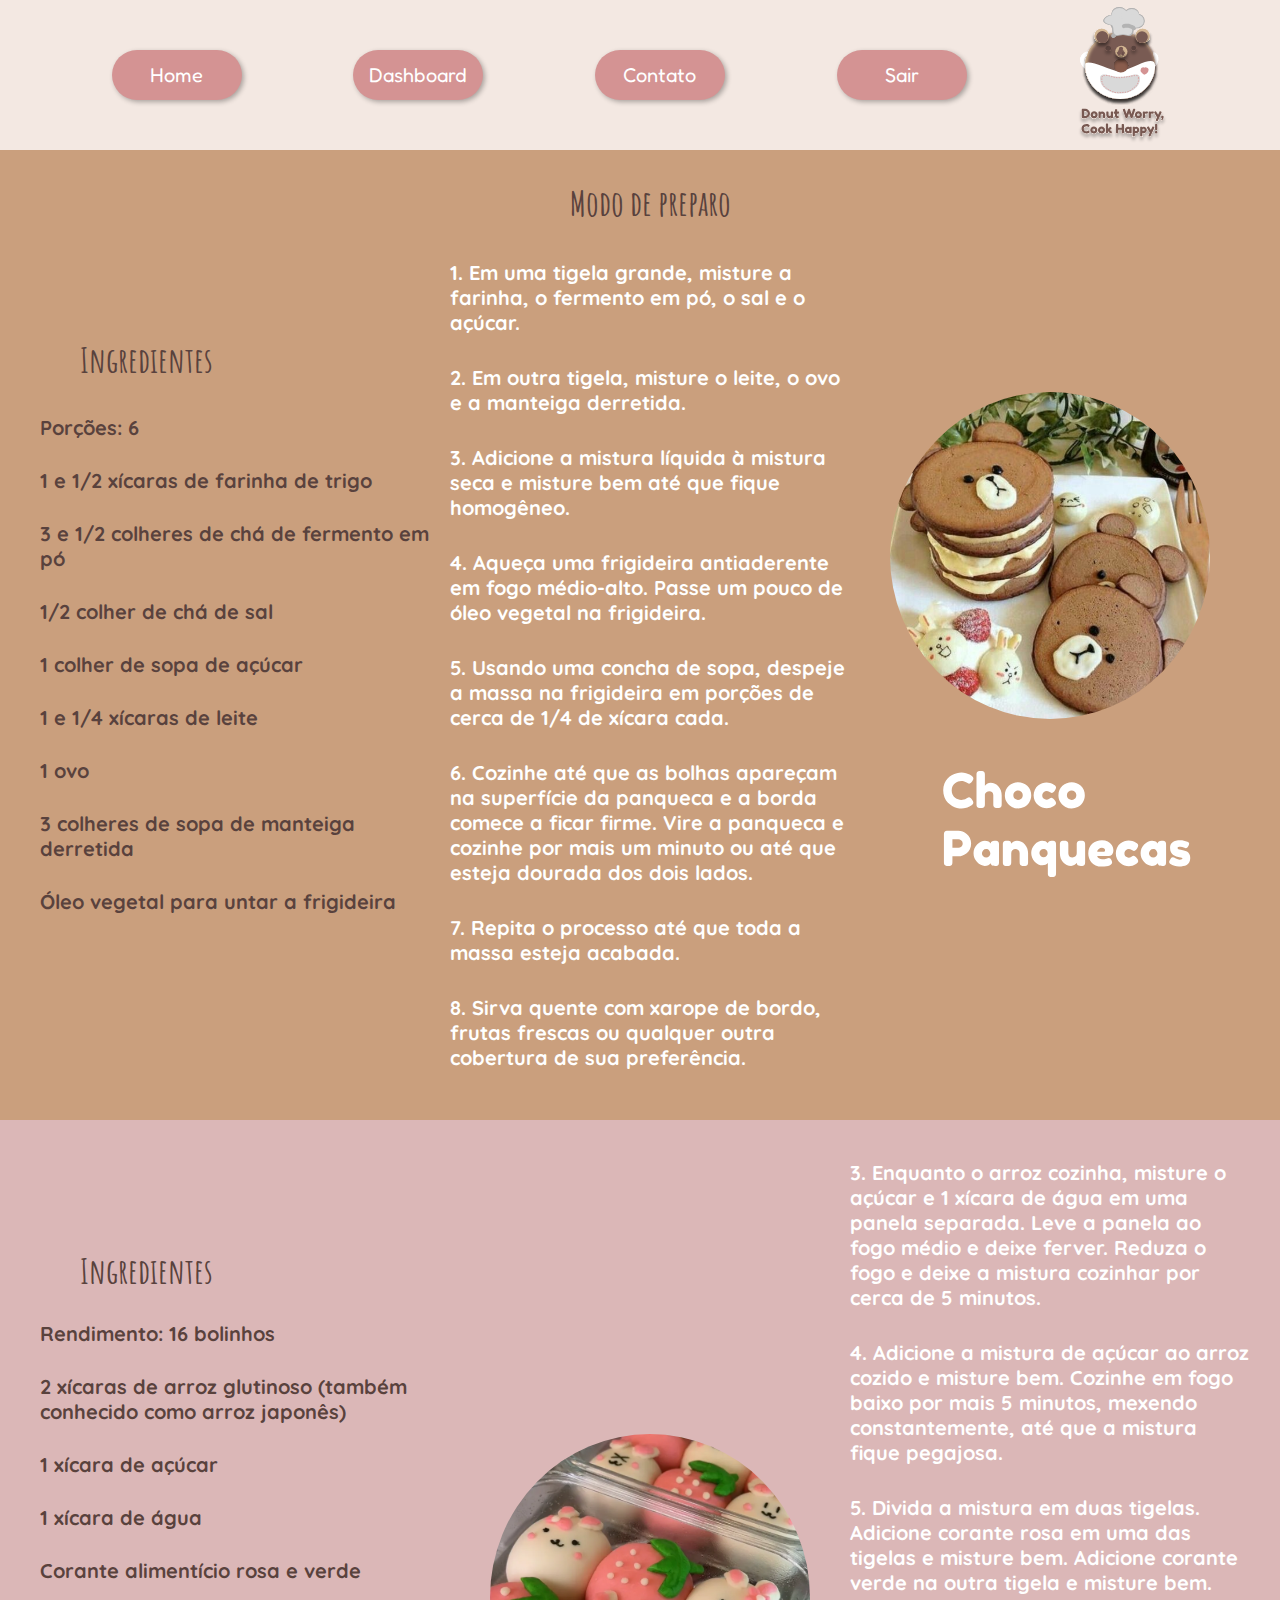
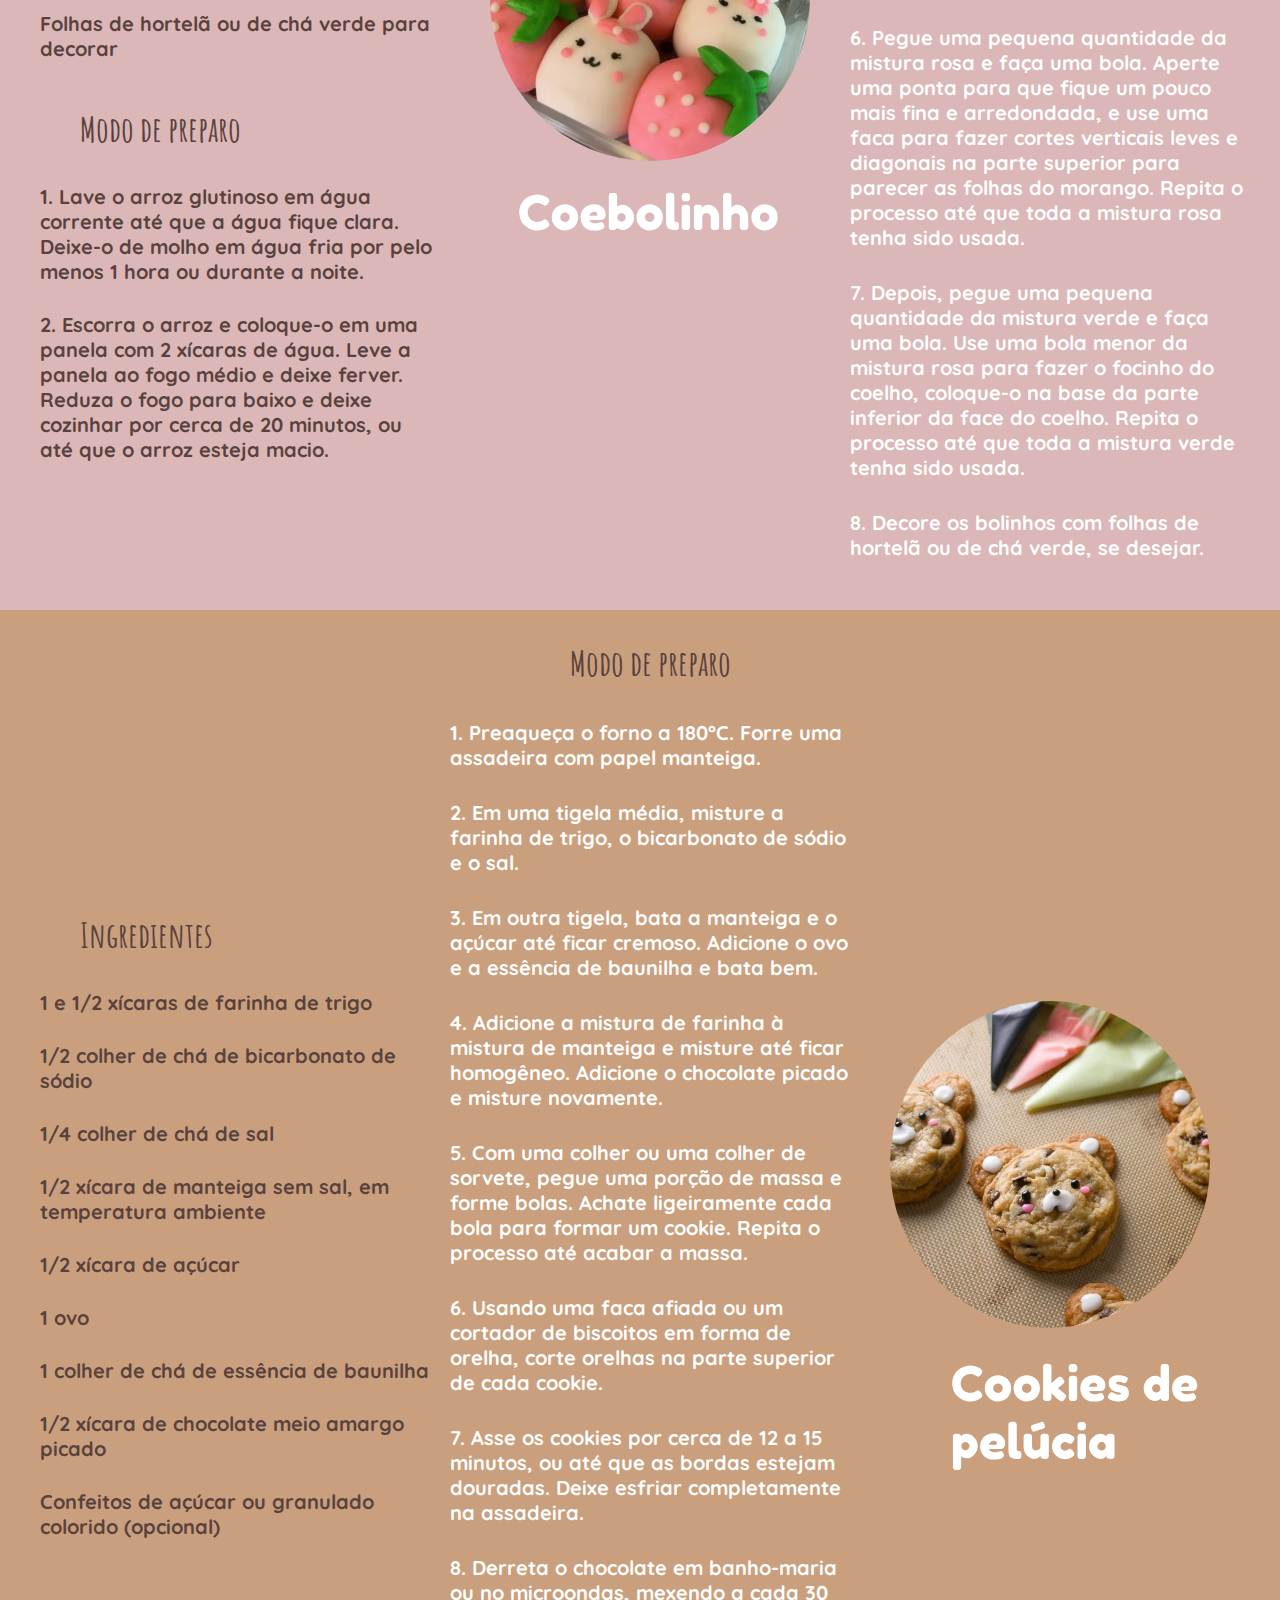
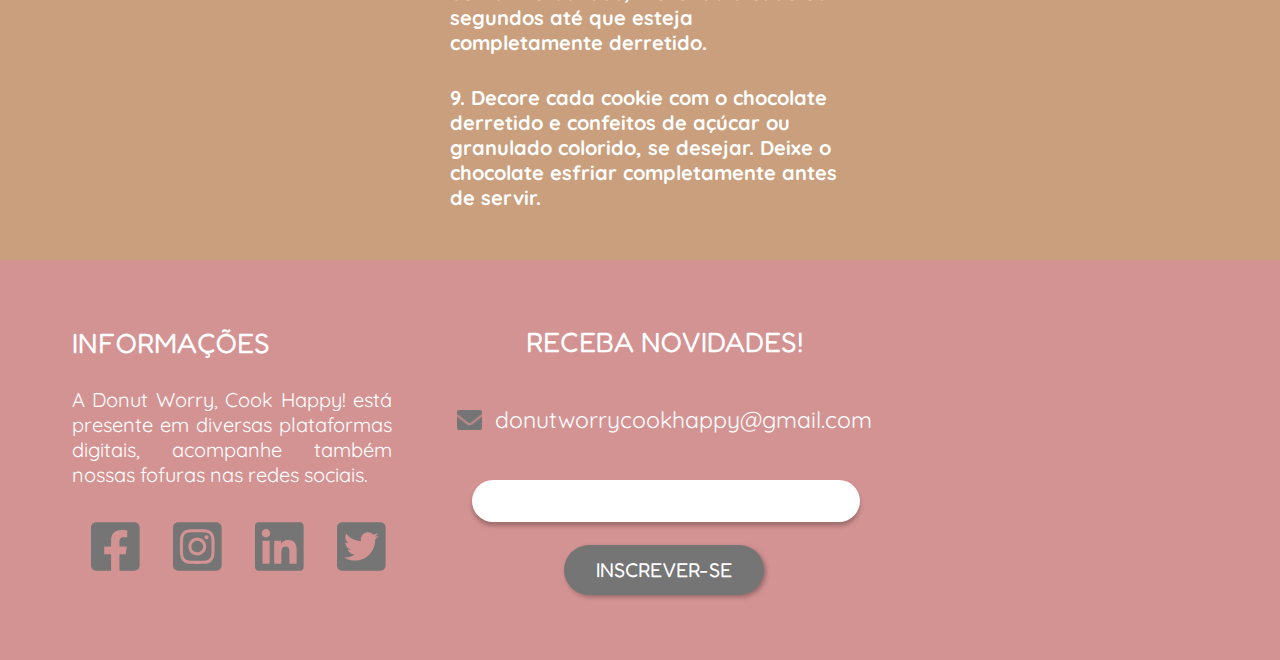
<file: Site/public/receitas/receitasdoces.html>
<!DOCTYPE html>
<html lang="en">

<head>
    <link rel="shortcut icon" href="../assets/icon.svg" type="image/x-icon">
    <meta charset="UTF-8">
    <meta http-equiv="X-UA-Compatible" content="IE=edge">
    <meta name="viewport" content="width=device-width, initial-scale=1.0">
    <title>Receitas doces</title>
    <link rel="stylesheet" href="../assets/style.css">
</head>

<body class="body-receitasdoces">
    <div class="card_erro" id="cardErro">
        <span id="mensagem_erro"></span>
    </div>
    <header>
        <nav class="navbar">
        
            <li> <a href="../home.html"><button class="botao">Home</button></a> </li>
            <li> <a href="../dashboard/dashboard.html"><button class="botao">Dashboard</Button></a></li>
            <li> <a href="#footer"> <button class="botao">Contato</button></a></li>
            <li> <a onclick="limparSessao()"><button class="botao">Sair</button>
            </a></li>
    
        <img src="../assets/logo.svg" alt="">
    </nav>
        <!-- header a partir daqui-->
        <section id="header">
            <div class="div-header"></div>
        </section>


    </header>
    <main>
        <header>
            <div class="div-receita1">

                <div class="div-ingredientes">
                    <span class="modo-de-preparo"> Ingredientes</span><br>
                    <p>Porções: 6</p>

                    <p>1 e 1/2 xícaras de farinha de trigo </p>
                    <p>3 e 1/2 colheres de chá de fermento em pó </p>
                    <p>1/2 colher de chá de sal</p>
                    <p>1 colher de sopa de açúcar</p>
                    <p>1 e 1/4 xícaras de leite</p>
                    <p>1 ovo</p>
                    <p>3 colheres de sopa de manteiga derretida</p>
                    <p>Óleo vegetal para untar a frigideira</p>
                </div>
                <div class="div-preparo">
                    <span class="modo-de-preparo"> Modo de preparo</span><br>
                    <p>1. Em uma tigela grande, misture a farinha, o fermento em pó, o sal e o açúcar.</p>

                    <p>2. Em outra tigela, misture o leite, o ovo e a manteiga derretida.</p>

                    <p> 3. Adicione a mistura líquida à mistura seca e misture bem até que fique homogêneo.</p>

                    <p> 4. Aqueça uma frigideira antiaderente em fogo médio-alto. Passe um pouco de óleo vegetal na
                        frigideira.</p>

                    <p> 5. Usando uma concha de sopa, despeje a massa na frigideira em porções de cerca de 1/4 de xícara
                        cada.</p>

                    <p> 6. Cozinhe até que as bolhas apareçam na superfície da panqueca e a borda comece a ficar firme.
                        Vire a panqueca e cozinhe por mais um minuto ou até que esteja dourada dos dois lados.</p>

                    <p> 7. Repita o processo até que toda a massa esteja acabada.</p>

                    <p> 8. Sirva quente com xarope de bordo, frutas frescas ou qualquer outra cobertura de sua
                        preferência.</p>
                </div>
                <div class="div-imagem">
                    <img src="../assets/receitasdoc/1.svg" alt="">
                </div>
            </div>
            <div class="div-receita2">
                <div class="div-ingredientes">
                    <span class="modo-de-preparo-coe"> Ingredientes</span>
                    <p>Rendimento: 16 bolinhos </p>
                    <p> 2 xícaras de arroz glutinoso (também conhecido como arroz japonês)</p>
                    <p> 1 xícara de açúcar</p>
                    <p> 1 xícara de água</p>
                    <p> Corante alimentício rosa e verde</p>
                    <p> Folhas de hortelã ou de chá verde para decorar</p><br>
                    <span class="modo-de-preparo"> Modo de preparo</span><br>
                    <p> 1. Lave o arroz glutinoso em água corrente até que a água fique clara. Deixe-o de molho em água
                        fria por pelo menos 1 hora ou durante a noite.</p>

                    <p>2. Escorra o arroz e coloque-o em uma panela com 2 xícaras de água. Leve a panela ao fogo médio e
                        deixe ferver. Reduza o fogo para baixo e deixe cozinhar por cerca de 20 minutos, ou até que o
                        arroz esteja macio.</p>


                </div>
                <div class="div-imagem">
                    <img src="../assets/receitasdoc/2.svg" alt="">
                </div>
                <div class="div-preparo">
                    

                    <p> 3. Enquanto o arroz cozinha, misture o açúcar e 1 xícara de água em uma panela separada. Leve a panela ao fogo médio e deixe ferver. Reduza o fogo e deixe a mistura cozinhar por cerca de 5 minutos.</p>
                    <p> 4. Adicione a mistura de açúcar ao arroz cozido e misture bem. Cozinhe em fogo baixo por mais 5 minutos, mexendo constantemente, até que a mistura fique pegajosa.</p>

                    <p> 5. Divida a mistura em duas tigelas. Adicione corante rosa em uma das tigelas e misture bem. Adicione corante verde na outra tigela e misture bem.</p>

                    <p> 6. Pegue uma pequena quantidade da mistura rosa e faça uma bola. Aperte uma ponta para que fique um pouco mais fina e arredondada, e use uma faca para fazer cortes verticais leves e diagonais na parte superior para parecer as folhas do morango. Repita o processo até que toda a mistura rosa tenha sido usada.</p>

                    <p> 7. Depois, pegue uma pequena quantidade da mistura verde e faça uma bola. Use uma bola menor da mistura rosa para fazer o focinho do coelho, coloque-o na base da parte inferior da face do coelho. Repita o processo até que toda a mistura verde tenha sido usada.</p>

                    <p> 8. Decore os bolinhos com folhas de hortelã ou de chá verde, se desejar.</p>
                </div>
            </div>
            <div class="div-receita3">
                <div class="div-ingredientes">
                    <span class="modo-de-preparo"> Ingredientes</span><br>
                    <p> 1 e 1/2 xícaras de farinha de trigo </p>
                    <p> 1/2 colher de chá de bicarbonato de sódio </p>
                    <p> 1/4 colher de chá de sal</p>
                    <p>1/2 xícara de manteiga sem sal, em temperatura ambiente</p>
                    <p> 1/2 xícara de açúcar</p>
                    <p> 1 ovo</p>
                    <p> 1 colher de chá de essência de baunilha</p>
                    <p> 1/2 xícara de chocolate meio amargo picado</p>
                    <p> Confeitos de açúcar ou granulado colorido (opcional)</p>
                </div>
                <div class="div-preparo">
                    <span class="modo-de-preparo"> Modo de preparo</span><br>
                    <p> 1. Preaqueça o forno a 180°C. Forre uma assadeira com papel manteiga. </p>

                    <p> 2. Em uma tigela média, misture a farinha de trigo, o bicarbonato de sódio e o sal.</p>

                    <p> 3. Em outra tigela, bata a manteiga e o açúcar até ficar cremoso. Adicione o ovo e a essência de baunilha e bata bem.</p>

                    <p> 4. Adicione a mistura de farinha à mistura de manteiga e misture até ficar homogêneo. Adicione o chocolate picado e misture novamente.</p>

                    <p> 5. Com uma colher ou uma colher de sorvete, pegue uma porção de massa e forme bolas. Achate ligeiramente cada bola para formar um cookie. Repita o processo até acabar a massa.</p>

                    <p> 6. Usando uma faca afiada ou um cortador de biscoitos em forma de orelha, corte orelhas na parte superior de cada cookie.</p>

                    <p> 7. Asse os cookies por cerca de 12 a 15 minutos, ou até que as bordas estejam douradas. Deixe esfriar completamente na assadeira.</p>

                    <p> 8. Derreta o chocolate em banho-maria ou no microondas, mexendo a cada 30 segundos até que esteja completamente derretido.</p>

                    <p> 9. Decore cada cookie com o chocolate derretido e confeitos de açúcar ou granulado colorido, se desejar. Deixe o chocolate esfriar completamente antes de servir.</p>
                </div>
                <div class="div-imagem">
                    <img src="../assets/receitasdoc/3.svg" alt="">

                </div>
    </main>
    <footer>
        <section id="footer">
            <div class="div-footer">
                <div class="div-informacoes">
                    <span class="titulo-footer"> INFORMAÇÕES </span> <BR>
                    <span class="texto-footer"> A Donut Worry, Cook Happy! está presente em diversas plataformas
                        digitais, acompanhe também nossas fofuras nas redes sociais.</span>
                    <span class="imagem"> <a href="https://pt-br.facebook.com/"><img src="../assets/img_home/Facebook.svg" alt=""></a> <a href="https://www.instagram.com"><img src="../assets/img_home/Instagram.svg" alt=""></a> <a href="https://pt-br.facebook.com/"><img src="../assets/img_home/Linkedin.svg" alt=""></a><a  href="https://twitter.com"><img src="../assets/img_home/Twitter.svg" alt=""></a></span>
                </div>

                <div class="div-novidades">
                    <span class="titulo-footer">
                        RECEBA NOVIDADES!
                    </span>
                    <p><img src="../assets/img_home/email.png" alt=""> donutworrycookhappy@gmail.com </p> <input
                        type="text" id="input_inscrever">
                    <span> <button class="botao" onclick="inscrever()"> INSCREVER-SE
                        </button> </span>

                </div>
                <div id="div-loc"><iframe
                        src="https://www.google.com/maps/embed?pb=!1m18!1m12!1m3!1d3657.2352197303157!2d-46.66605918502226!3d-23.559994084683577!2m3!1f0!2f0!3f0!3m2!1i1024!2i768!4f13.1!3m3!1m2!1s0x94ce59d31a6216f5%3A0xe9a99d39c6039704!2sRua%20Haddock%20Lobo%2C%20S%C3%A3o%20Paulo%20-%20SP!5e0!3m2!1spt-BR!2sbr!4v1683571558867!5m2!1spt-BR!2sbr"
                        width="600" height="450" style="border:0;" allowfullscreen="" loading="lazy"
                        referrerpolicy="no-referrer-when-downgrade"></iframe>

                </div>
            </div>
            <!-- coisas do footer-->
        </section>
    </footer>

</body>

</html>

<script>
    function inscrever(){

        if (input_inscrever.value == ""){
            alert("Preencha com um e-mail válido")
        } else{ 
            alert("Você receberá nossas novidades por e-mail! Obrigado por apoiar a Donut Worry, Cook happy! :D")
        }
        
        input_inscrever.value = "";
    }

    // limpar sessao
    function limparSessao() {
        mensagem_erro.innerHTML = "Saindo...";
        cardErro.style.height = "5vh"
        fecharModal()
        sessionStorage.clear();
    }

    function fecharModal() {
        setTimeout(() => {
            mensagem_erro.style.display = "none";
        }, "1700");
        setTimeout(() => {
            window.location = "../index.html";
        }, "2000");
    }

</script>
</file>
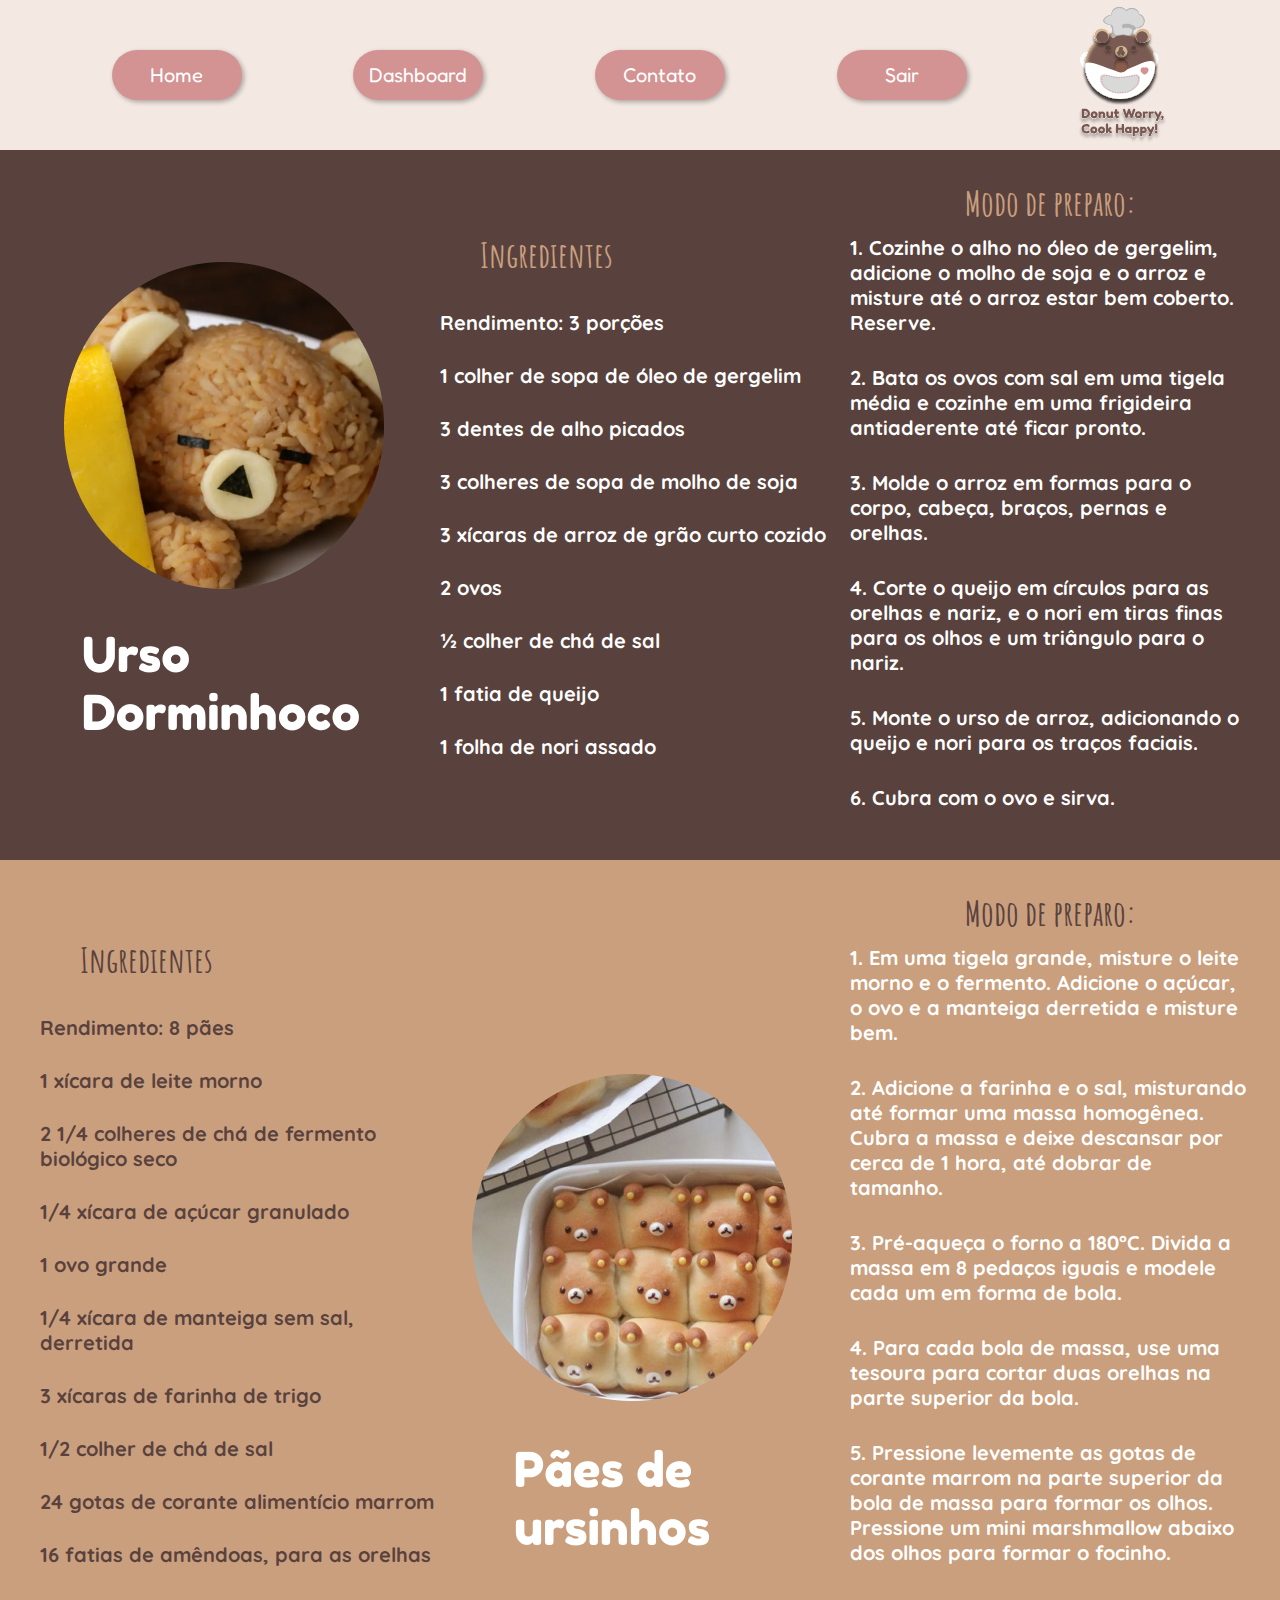
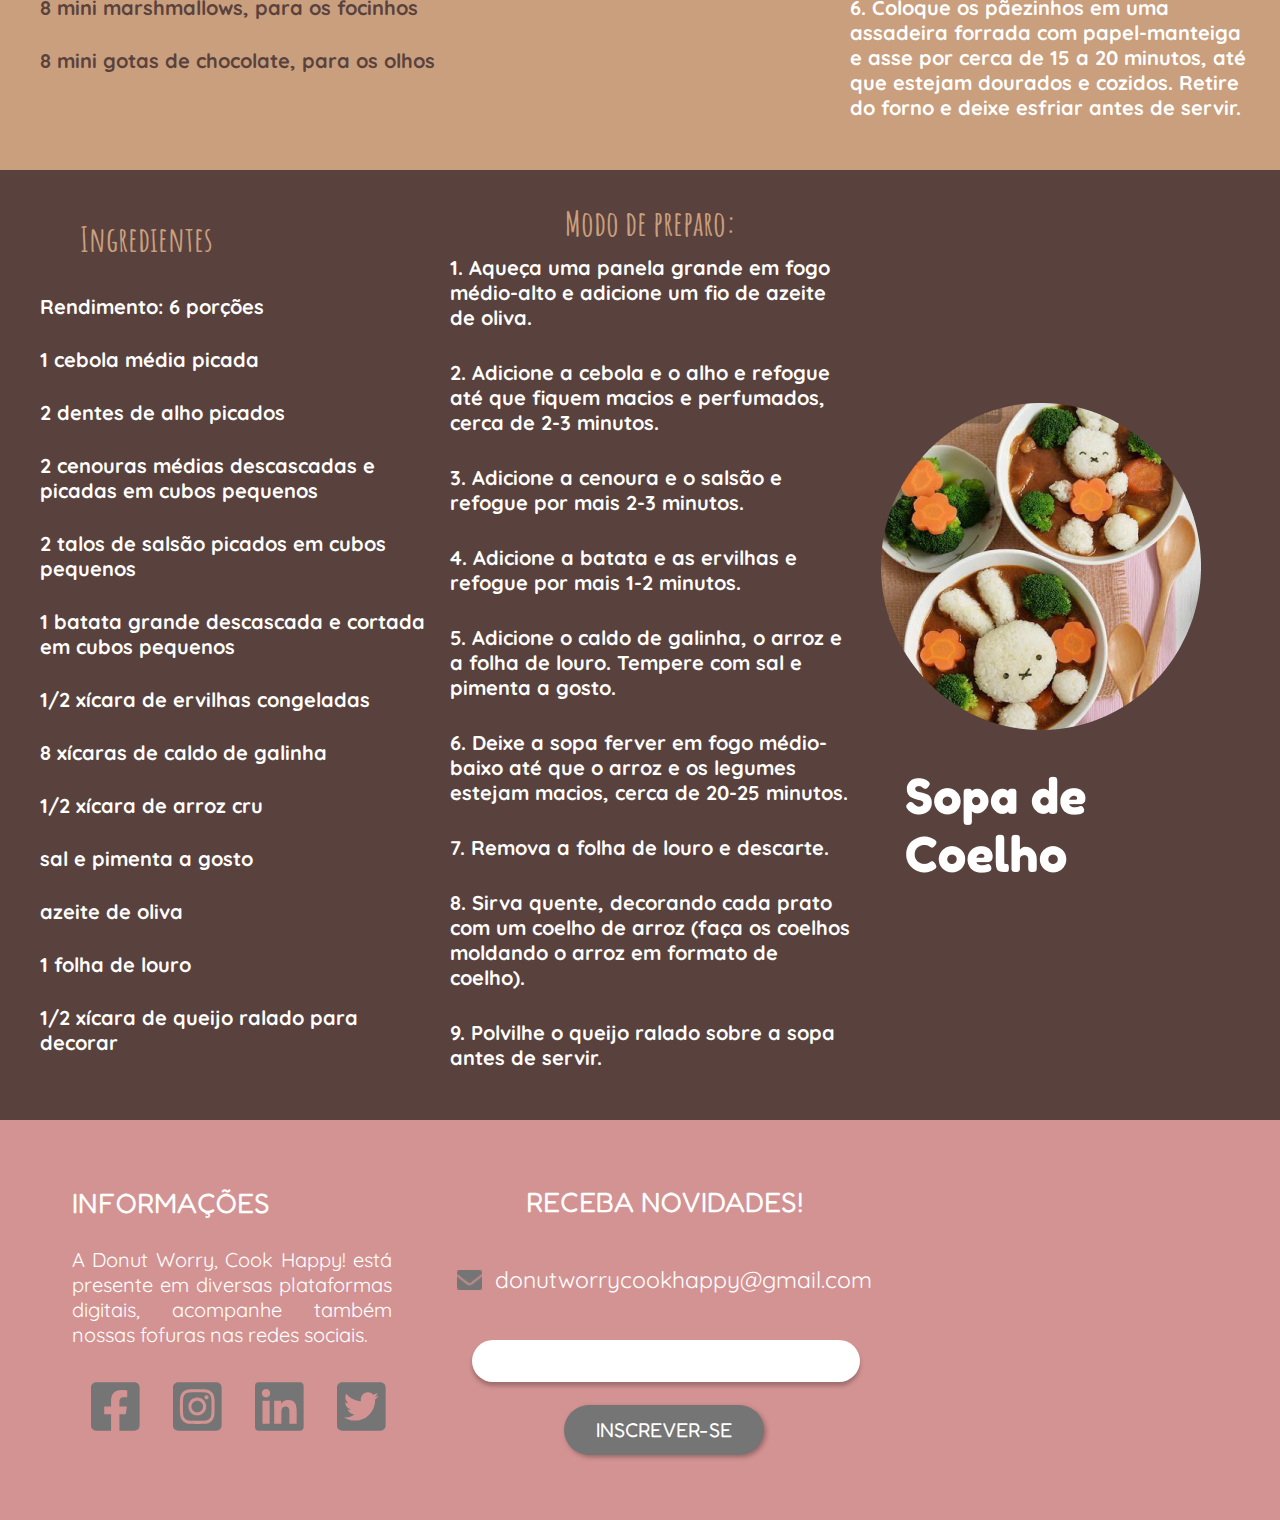
<file: Site/public/receitas/receitassalgadas.html>
<!DOCTYPE html>
<html lang="en">

<head>
    <link rel="shortcut icon" href="../assets/icon.svg" type="image/x-icon">
    <meta charset="UTF-8">
    <meta http-equiv="X-UA-Compatible" content="IE=edge">
    <meta name="viewport" content="width=device-width, initial-scale=1.0">
    <title>Receitas salgadas</title>
    <link rel="stylesheet" href="../assets/style.css">
</head>

<body>
    <div class="card_erro" id="cardErro">
        <span id="mensagem_erro"></span>
    </div>
   
    <nav class="navbar">
        
        <li> <a href="../home.html"><button class="botao">Home</button></a> </li>
        <li> <a href="../dashboard/dashboard.html"><button class="botao">Dashboard</Button></a></li>
        <li> <a href="#footer"> <button class="botao">Contato</button></a></li>
        <li> <a onclick="limparSessao()"><button class="botao">Sair</button>
        </a></li>

    <img src="../assets/logo.svg" alt="">
</nav>
         <header><div class="div-receita1">
            <div class="div-imagem">
                <img src="../assets/receitassal/1.png" alt="">
            </div>
            <div class="div-ingredientes-a">
                <span class="modo-de-preparo-a"> Ingredientes</span><br>
                <p>Rendimento: 3 porções</p>
                <p>1 colher de sopa de óleo de gergelim</p>
                <p>3 dentes de alho picados</p>
                <p>3 colheres de sopa de molho de soja</p>
                <p>3 xícaras de arroz de grão curto cozido</p>
                <p>2 ovos</p>
                <p>½ colher de chá de sal</p>
                <p>1 fatia de queijo</p>
                <p>1 folha de nori assado</p>
            </div>
            <div class="div-preparo">
                <span class="modo-de-preparo-a"> Modo de preparo:</span>
                <p> 1. Cozinhe o alho no óleo de gergelim, adicione o molho de soja e o arroz e misture até o arroz estar bem
                coberto. Reserve. </p>
                <p>2. Bata os ovos com sal em uma tigela média e cozinhe em uma frigideira antiaderente até ficar pronto.</p>
                <p>3. Molde o arroz em formas para o corpo, cabeça, braços, pernas e orelhas.</p>
                <p>4. Corte o queijo em círculos para as orelhas e nariz, e o nori em tiras finas para os olhos e um triângulo
                para o nariz.</p>
                <p>5. Monte o urso de arroz, adicionando o queijo e nori para os traços faciais.</p>
                <p>6. Cubra com o ovo e sirva.</p>
            </div>
        </div>
            <div class="div-receita2">
                <div class="div-ingredientes">
                    <span class="modo-de-preparo"> Ingredientes</span><br>
                    <p>Rendimento: 8 pães  </p>

                        
                        <p> 1 xícara de leite morno</p>
                        <p> 2 1/4 colheres de chá de fermento biológico seco</p>
                        <p> 1/4 xícara de açúcar granulado</p>
                        <p> 1 ovo grande</p>
                        <p> 1/4 xícara de manteiga sem sal, derretida</p>
                        <p>3 xícaras de farinha de trigo</p>
                        <p> 1/2 colher de chá de sal</p>
                        <p> 24 gotas de corante alimentício marrom</p>
                        <p> 16 fatias de amêndoas, para as orelhas</p>
                        <p> 8 mini marshmallows, para os focinhos</p>
                        <p> 8 mini gotas de chocolate, para os olhos</p>
                      
                </div>
                <div class="div-imagem">
                    <img src="../assets/receitassal/2.png" alt="">
                </div>
                <div class="div-preparo">
                    <span class="modo-de-preparo"> Modo de preparo:</span>
                    <p>1. Em uma tigela grande, misture o leite morno e o fermento. Adicione o açúcar, o ovo e a manteiga derretida e misture bem.</p>

                    <p>2. Adicione a farinha e o sal, misturando até formar uma massa homogênea. Cubra a massa  e deixe descansar por cerca de 1 hora, até dobrar de tamanho.</p>

                    <p>3. Pré-aqueça o forno a 180°C. Divida a massa em 8 pedaços iguais e modele cada um em forma de bola.</p>

                    <p>4. Para cada bola de massa, use uma tesoura para cortar duas orelhas na parte superior da bola.</p>

                    <p>5. Pressione levemente as gotas de corante marrom na parte superior da bola de massa para formar os olhos. Pressione um mini marshmallow abaixo dos olhos para formar o focinho.</p>

                    <p>6. Coloque os pãezinhos em uma assadeira forrada com papel-manteiga e asse por cerca de 15 a 20 minutos, até que estejam dourados e cozidos. Retire do forno e deixe esfriar antes de servir.</p>
                </div>
            </div>
            <div class="div-receita3">
                <div class="div-ingredientes-a">
                    <span class="modo-de-preparo-a"> Ingredientes</span><br>
                   <p> Rendimento: 6 porções</p>
                   <p>  1 cebola média picada</p>
                   <p>2 dentes de alho picados</p>
                   <p>2 cenouras médias descascadas e picadas em cubos pequenos</p>
                   <p>2 talos de salsão picados em cubos pequenos</p>
                   <p>1 batata grande descascada e cortada em cubos pequenos</p>
                   <p>1/2 xícara de ervilhas congeladas</p>
                   <p>8 xícaras de caldo de galinha</p>
                   <p>1/2 xícara de arroz cru</p>
                   <p>sal e pimenta a gosto</p>
                   <p>azeite de oliva</p>
                   <p>1 folha de louro</p>
                   <p>1/2 xícara de queijo ralado para decorar</p>
                </div>
                <div class="div-preparo">
                    <span class="modo-de-preparo-a"> Modo de preparo:</span>
                  <p>  1. Aqueça uma panela grande em fogo médio-alto e adicione um fio de azeite de oliva.</p>
                  <p> 2. Adicione a cebola e o alho e refogue até que fiquem macios e perfumados, cerca de 2-3 minutos.</p>
                  <p> 3. Adicione a cenoura e o salsão e refogue por mais 2-3 minutos.</p>
                  <p> 4. Adicione a batata e as ervilhas e refogue por mais 1-2 minutos.</p>
                  <p> 5. Adicione o caldo de galinha, o arroz e a folha de louro. Tempere com sal e pimenta a gosto.</p>
                  <p> 6. Deixe a sopa ferver em fogo médio-baixo até que o arroz e os legumes estejam macios, cerca de 20-25 minutos.</p>
                  <p> 7. Remova a folha de louro e descarte.</p>
                  <p> 8. Sirva quente, decorando cada prato com um coelho de arroz (faça os coelhos moldando o arroz em formato de coelho).</p>
                  <p> 9. Polvilhe o queijo ralado sobre a sopa antes de servir.</p>
                </div>
                <div class="div-imagem">
                    <img src="../assets/receitassal/3.png" alt="">

                </div>
            </div>
    </header>
    <main>
    </main>
    <footer>
        <section id="footer">
            <div class="div-footer">
                <div class="div-informacoes">
                    <span class="titulo-footer"> INFORMAÇÕES </span> <BR>
                    <span class="texto-footer"> A Donut Worry, Cook Happy! está presente em diversas plataformas
                        digitais, acompanhe também nossas fofuras nas redes sociais.</span>
                    <span class="imagem"> <a href="https://pt-br.facebook.com/"><img src="../assets/img_home/Facebook.svg" alt=""></a> <a href="https://www.instagram.com"><img src="../assets/img_home/Instagram.svg" alt=""></a> <a href="https://pt-br.facebook.com/"><img src="../assets/img_home/Linkedin.svg" alt=""></a><a  href="https://twitter.com"><img src="../assets/img_home/Twitter.svg" alt=""></a></span>
                </div>
            
                <div class="div-novidades">
                    <span class="titulo-footer">
                        RECEBA NOVIDADES!
                    </span>
                    <p><img src="../assets/img_home/email.png" alt=""> donutworrycookhappy@gmail.com </p> <input
                        type="text" id="input_inscrever">
                    <span> <button class="botao" onclick="inscrever()"> INSCREVER-SE
                        </button> </span>

                </div>
                <div id="div-loc"><iframe
                        src="https://www.google.com/maps/embed?pb=!1m18!1m12!1m3!1d3657.2352197303157!2d-46.66605918502226!3d-23.559994084683577!2m3!1f0!2f0!3f0!3m2!1i1024!2i768!4f13.1!3m3!1m2!1s0x94ce59d31a6216f5%3A0xe9a99d39c6039704!2sRua%20Haddock%20Lobo%2C%20S%C3%A3o%20Paulo%20-%20SP!5e0!3m2!1spt-BR!2sbr!4v1683571558867!5m2!1spt-BR!2sbr"
                        width="600" height="450" style="border:0;" allowfullscreen="" loading="lazy"
                        referrerpolicy="no-referrer-when-downgrade"></iframe>

                </div>
            </div>
            <!-- coisas do footer-->
        </section>
    </footer>

</body>

</html>

<script>
    function inscrever(){

if (input_inscrever.value == ""){
    alert("Preencha com um e-mail válido")
} else{ 
    alert("Você receberá nossas novidades por e-mail! Obrigado por apoiar a Donut Worry, Cook happy! :D")
}

input_inscrever.value = "";
}

// limpar sessao
function limparSessao() {
        mensagem_erro.innerHTML = "Saindo...";
        cardErro.style.height = "5vh"
        fecharModal()
        sessionStorage.clear();
    }

    function fecharModal() {
        setTimeout(() => {
            mensagem_erro.style.display = "none";
        }, "1700");
        setTimeout(() => {
            window.location = "../index.html";
        }, "2000");
    }

</script>
</file>
<file: Site/assets/style.css>
@import url("https://fonts.googleapis.com/css2?family=Amatic+SC&family=Quicksand:wght@300&display=swap");
@import url("https://fonts.googleapis.com/css2?family=Quicksand:wght@300&display=swap");
@import url("https://fonts.googleapis.com/css?family=Fredoka%20One");

body {
  font-family: "Quicksand", "Fredoka One", monospace;
  padding: 0;
  margin: 0;
  width: 100%;
  background-size: cover;
  background: #59423d;
}

header {
  width: 100%;
}

html {
  scroll-behavior: smooth;
  overflow-x: hidden;
}

li {
  list-style: none;
  font-style: none;
  text-decoration: none;
}

/* PAGINA INDEX */

.navbar {
  display: flex;
  width: 100%;
  height: 150px;
  background-color: #f3e8e2;
  align-items: center;
  justify-content: space-evenly;
}

.navbar img {
  width: 90px;
}

.navbar ul {
  display: flex;
  align-items: center;
  margin-left: 3%;
  border: 3%;
  display: flex;
  gap: 150px;
  list-style: none;
}

.logo {
  width: 150px;
  height: 150px;
  display: flex;
  margin-right: 4%;
  margin-top: 10px;
  background-image: url("Logo.svg");
  background-position: center;
  background-size: 100%;
  background-repeat: no-repeat;
}

.botao {
  background-color: #d49393;
  width: 120px;
  height: 50px;
  border-radius: 45px;
  border-style: none;
  color: #ffffff;
  font-family: "Fredoka One";
  font-size: 20px;
  font-weight: 500px;
  cursor: pointer;
  box-shadow: 2px 2px 5px rgba(0, 0, 0, 0.3);
}

.botao:active {
  position: relative;
  top: 1px;
}

.div-imagens {
  width: 100%;
  height: 400px;
  display: flex;
  justify-content: space-evenly;
  align-items: center;
  margin-top: 80px;
  margin-bottom: 50px;
}

.div-imagens .header-imagem {
  width: 345px;
  height: 345px;
}

.div-texto {
  color: #ffffff;
  width: 100%;
  display: flex;
  height: 240px;
  justify-content: center;
  font-weight: 400;
  font-size: 60px;
  line-height: 80px;
}

.div-receitas {
  width: 100%;
  height: 650px;
  background-color: #795b53;
  margin-top: 5%;
  display: flex;
}

.div-rec-urso {
  width: 30%;
  height: 100%;
  background-color: #d4b793;
  background-image: url("Receitas.svg");
  background-size: 70%;
  background-repeat: no-repeat;
  display: flex;
  justify-content: flex-start;
  background-position: center;
}

.div-sal-doc {
  width: 70%;
  background-color: #795b53;
  display: flex;
  flex-direction: column;
  padding: 2%;
}

.div-sal-doc .doc1 {
  display: flex;
  justify-content: space-evenly;
  align-items: center;
}

.div-sal-doc .doc2 {
  display: flex;
  justify-content: space-evenly;
  align-items: center;
}

.div-sal-doc .botao {
  width: 230px;
  height: 100px;
  font-size: 45px;
}

.div-sal-doc img {
  height: 300px;
  width: 300px;
  font-size: 50px;
}

.div-sal-doc .textinho {
  display: flex;
  align-items: center;
  color: white;
  font-size: 40px;
  width: 100%;
  height: 100px;
}

/* QUIZ  */

.div-quiz {
  margin-top: 6%;
  height: 1600px;
  width: 100%;
  display: flex;
  flex-direction: column;
}

.div-quiz .titulo-quiz {
  font-size: 64px;
  color: #ffffff;
  display: flex;
  justify-content: space-evenly;
  font-family: fredoka one;
  text-align: center;
}

.div-quiz .pergunta-quiz {
  font-size: 40px;
  color: #ffffff;
  margin-top: 50px;
  justify-content: space-evenly;
  text-align: center;
}

.div-quiz .div-questionario {
  width: 60%;
  height: 700px;
  border-radius: 63px;
  background-color: #ca9f7d;
  display: flex;
  margin: auto;
  margin-top: 5%;
  padding: 4%;
}

.div-perguntas {
  margin-top: 4%;
  display: flex;
  width: 100%;
  height: 100%;
  flex-direction: column;
  justify-content: space-around;
  color: #59423d;
  font-size: 50px;
  font-family: Amatic SC;
}

.div-perguntas input {
  width: 90%;
  height: 50px;
  border: none;
  border-radius: 50px;
  background-color: #d9d9d9;
  font-family: quicksand;
  font-size: 20px;
  display: flex;
  text-indent: 2%;
  box-shadow: 0px 4px 4px 0px #00000040;
}

.div-perguntas .botao,
.div-login .botao,
.div-cadastro .botao {
  width: 200px;
  height: 100px;
  display: flex;
  margin-top: 20px;
  align-self: center;
  align-items: center;
  justify-content: center;
  font-size: 30px;
}

.div-resultado {
  width: 100%;
  height: 900px;
  display: flex;
  align-items: center;
  justify-content: flex-end;
}

.resultado-texto {
  width: 50%;
  height: 300px;
  display: flex;
  align-items: center;
  color: #ffffff;
  font-size: 40px;
  font-family: Fredoka One;
}

.resultado-imagem {
  display: flex;
  width: 40%;
  height: 400px;
}

.resultado-imagem img {
  width: 400px;
  height: 400px;
  display: flex;
}

.div-insights a {
  display: flex;
  color: white;
}

.div-coluna {
  display: flex;
  flex-direction: column;
  align-items: center;
}

/* FOOTER */

.div-footer {
  width: 100%;
  height: 400px;
  background-color: #d49393;
  display: flex;
  align-items: center;
  justify-content: space-around;
}

.div-informacoes {
  display: flex;
  width: 25%;
  height: 270px;
  flex-direction: column;
  justify-content: center;
  margin: 5%;
}

.div-informacoes img {
  width: 250px;
  height: 250px;
}

.titulo-footer {
  width: 100%;
  color: white;
  font-size: 28px;
  font-family: fredoka one;
}

.texto-footer {
  display: flex;
  color: white;
  font-size: 20px;
  margin-top: 2%;
  width: 100%;
  text-align: justify;
}

.marcador {
  color: #757575;
  font-size: 20px;
  font-weight: 100px;
}


.div-novidades {
  display: flex;
  font-size: 23px;
  color: #ffffff;
  width: 30%;
  height: 270px;
  flex-direction: column;
  justify-content: space-between;
}

.div-novidades img {
  height: 20px;
  width: 25px;
}

.div-novidades input {
  text-indent: 3%;
  width: 100%;
  border-radius: 30px;
  border: none;
  height: 40px;
  box-shadow: 0px 4px 4px 0px #00000040;
  
}

.div-novidades span {
  display: flex;
  justify-content: center;
}

.div-novidades .botao {
  width: 200px;
  background-color: #757575;
}

.div-novidades p {
  display: flex;
  gap: 13px;
  align-items: center;
  justify-content: center;
}

.div-footer iframe {
  height: 300px;
  width: 400px;
}

.div-loc {
  width: 40%;
  height: 500px;
}

/* LOGIN E CADASTRO */

.div-icone {
  width: 100%;
  height: 150px;
  display: flex;
  align-items: center;
  justify-content: center;
}

.div-login {
  width: 60%;
  height: 430px;
  display: flex;
  justify-content: space-evenly;
  align-items: center;
  flex-direction: column;
  border-radius: 63px;
  background-color: #ca9f7d;
  color: #59423d;
  font-size: 48px;
  font-family: Amatic SC;
  padding: 48px;
}

.div-cadastro {
  width: 60%;
  height: 750px;
  display: flex;
  justify-content: space-evenly;
  align-items: center;
  flex-direction: column;
  border-radius: 63px;
  background-color: #ca9f7d;
  color: #59423d;
  font-size: 48px;
  font-family: Amatic SC;
  padding: 48px;
}

.div-login span {
  text-align: center;
  color: #ffffff;
  font-family: fredoka one;
  font-size: 36px;
  margin-bottom: 30px;
}

.div-login input,
.div-cadastro input {
  width: 800px;
  height: 55px;
  border: none;
  border-radius: 30px;
  background-color: #d9d9d9;
  font-family: Quicksand;
  font-size: 20px;
  box-shadow: 0px 4px 4px 0px #00000040;
  text-indent: 2%;
}

.div-tela-login {
  display: flex;
  justify-content: center;
  flex-direction: column;
  align-items: center;
}

.div-senha {
  margin-top: 20px;
}

.div-inferior {
  display: flex;
  width: 100%;
  justify-content: space-between;
  align-items: center;
}

.div-inferior ul li a {
  display: flex;
  list-style: none;
  font-style: Fredoka one;
  font-weight: 500;
  font-size: 18px;
  color: #ffffff;
}

.div-inferior ul li a:hover {
  color: #d4b793;
}

.div-inferior ul {
  width: 100%;
  display: flex;
  justify-content: space-evenly;
}

.div-cadastro {
  display: flex;
  justify-content: space-around;
}

/* RECEITAS  */

.div-receita1,
.div-receita2,
.div-receita3 {
  display: flex;
  color: #ffffff;
  font-size: 20px;
  justify-content: center;
  align-items: center;
  font-weight: 800;
  padding: 30px;
}

.div-receita1 p,
.div-receita2 p,
.div-receita3 p {
  width: 400px;
  margin-top: 0px;
}

.modo-de-preparo{
  color: #59423D;
  font-size: 30px;
  font-family: Amatic SC;
  display: flex;
  justify-content: center;
  align-items: center
}


/* RECEITAS SALGADAS  */

.div-receita2 {
  background-color: #CA9F7D;
  margin: 0px;
  color: #59423D;
}

.div-imagem {
  display: flex;
  justify-content: center;
  align-items: center;

}

.div-preparo {
  display: flex;
  color: #ffffff;
  width: 60%;
  flex-direction: column;
}

.div-ingredientes {
  display: flex;
  color: #ffffff;
  margin: 10px;
  width: 50%;
  flex-direction: column;

}

.div-ingredientes p {
  margin-top: 30px;
}

/* RECEITAS DOCE */

.body-receitasdoces{
  background-color: #CA9F7D;
}

.body-receitasdoces .div-receita2{
  background-color: #DBB7B7;
}
</file>
<file: Site/public/assets/style.css>
@import url("https://fonts.googleapis.com/css2?family=Amatic+SC&family=Quicksand:wght@300&display=swap");
@import url("https://fonts.googleapis.com/css2?family=Quicksand:wght@300&display=swap");
@import url("https://fonts.googleapis.com/css?family=Fredoka%20One");

::-webkit-scrollbar{
  width: 10px;
  background-color: #fff;
}
::-webkit-scrollbar-thumb{
  background-color: #d49393;
  border-radius: 30px;
}


body {
  font-family: "Quicksand", "Fredoka One", monospace;
  padding: 0;
  margin: 0;
  width: 100%;
  background-size: cover;
  background: #59423d;
}

header {
  width: 100%;
}

html {
  scroll-behavior: smooth;
  overflow-x: hidden;
}

li {
  list-style: none;
  font-style: none;
  text-decoration: none;
}

/* PAGINA INDEX */

.navbar {
  display: flex;
  width: 100%;
  height: 150px;
  background-color: #f3e8e2;
  align-items: center;
  justify-content: space-evenly;
}

.navbar img {
  width: 90px;
}

.navbar ul {
  display: flex;
  align-items: center;
  margin-left: 3%;
  border: 3%;
  display: flex;
  gap: 150px;
  list-style: none;
}

.logo {
  width: 150px;
  height: 150px;
  display: flex;
  margin-right: 4%;
  margin-top: 10px;
  background-image: url("Logo.svg");
  background-position: center;
  background-size: 100%;
  background-repeat: no-repeat;
}

.botao {
  background-color: #d49393;
  width: 130px;
  height: 50px;
  border-radius: 45px;
  border-style: none;
  color: #ffffff;
  font-family: "Fredoka One";
  font-size: 20px;
  font-weight: 500px;
  cursor: pointer;
  box-shadow: 2px 2px 5px rgba(0, 0, 0, 0.3);
}

.botao:hover {
  transition: 0.6s all;
  background-color: white;
  color: #59423d;
}

.botao:active {
  position: relative;
  top: 2px;
}

.div-imagens {
  width: 100%;
  height: 400px;
  display: flex;
  justify-content: space-evenly;
  align-items: center;
  margin-top: 80px;
  margin-bottom: 50px;
}

.div-imagens .header-imagem {
  width: 345px;
  height: 345px;
}

.div-texto {
  color: #ffffff;
  width: 100%;
  display: flex;
  height: 240px;
  justify-content: center;
  font-weight: 400;
  font-size: 60px;
  line-height: 80px;
}

.div-receitas {
  width: 100%;
  height: 650px;
  background-color: #795b53;
  margin-top: 5%;
  display: flex;
}

.div-carrossel{
  display: flex;
  width: 100%;
  align-items: center;
  justify-content: center;
}


.div-rec-urso {
  width: 30%;
  height: 100%;
  background-color: #d4b793;
  background-image: url("Receitas.svg");
  background-size: 70%;
  background-repeat: no-repeat;
  display: flex;
  justify-content: flex-start;
  background-position: center;
}

.div-sal-doc {
  width: 70%;
  background-color: #795b53;
  display: flex;
  flex-direction: column;
  padding: 2%;
  justify-content: center;
}

.div-sal-doc .doc1 {
  display: flex;
  justify-content: space-evenly;
  align-items: center;
}

.div-sal-doc .doc2 {
  display: flex;
  justify-content: space-evenly;
  align-items: center;
}

.div-sal-doc .botao {
  width: 230px;
  height: 100px;
  font-size: 45px;
}

.div-sal-doc img {
  height: 300px;
  width: 300px;
  font-size: 50px;
}

.div-sal-doc .textinho {
  margin-left: 45px;
  display: flex;
  align-items: center;
  color: white;
  font-size: 38px;
  width: 100%;
  height: 100px;
  font-weight: 700;
}

.div-sal-doc a {
  margin: 0 6px 0 6px ;
  color: #f3e8e2;
}

.div-sal-doc a:hover{
  color: #DBB7B7;
}

/* QUIZ  */

.div-quiz {
  margin-top: 6%;
  height: 1600px;
  width: 100%;
  display: flex;
  flex-direction: column;
}

.div-quiz .titulo-quiz {
  font-size: 64px;
  color: #ffffff;
  display: flex;
  justify-content: space-evenly;
  font-family: fredoka one;
  text-align: center;
}

.div-quiz .pergunta-quiz {
  font-size: 40px;
  color: #ffffff;
  margin-top: 50px;
  justify-content: space-evenly;
  text-align: center;
}

.div-quiz .div-questionario {
  width: 60%;
  height: 700px;
  border-radius: 63px;
  background-color: #ca9f7d;
  display: flex;
  margin: auto;
  margin-top: 5%;
  padding: 4%;
}

.div-perguntas {
  margin-top: 4%;
  display: flex;
  width: 100%;
  height: 100%;
  flex-direction: column;
  justify-content: space-around;
  color: #59423d;
  font-size: 50px;
  font-family: Amatic SC;
}

.div-perguntas input {
  width: 90%;
  height: 50px;
  border: none;
  border-radius: 50px;
  background-color: #d9d9d9;
  font-family: quicksand;
  font-size: 20px;
  display: flex;
  text-indent: 2%;
  box-shadow: 0px 4px 4px 0px #00000040;
}

.div-perguntas .botao,
.div-login .botao,
.div-cadastro .botao {
  width: 200px;
  height: 100px;
  display: flex;
  margin-top: 20px;
  align-self: center;
  align-items: center;
  justify-content: center;
  font-size: 30px;
}

.div-resultado {
  width: 100%;
  height: 900px;
  display: flex;
  align-items: center;
  justify-content: flex-end;
}

.resultado-texto {
  width: 50%;
  height: 300px;
  display: flex;
  align-items: center;
  color: #ffffff;
  font-size: 40px;
  font-family: Fredoka One;
  flex-direction: column;
}

.resultado-texto a {
  margin-top: 100px;
  font-size: 16px;
}



.resultado-imagem {
  display: flex;
  width: 40%;
  height: 400px;
}

.resultado-imagem img {
  width: 400px;
  height: 400px;
  display: flex;
}

.div-dashboard{
  display: flex;
}

.div-dashboard a {
  display: flex;
  color: white;
  margin-left: 0px;
}

.div-dashboard a:hover{
  color: #DBB7B7;
}


.div-dashboard2{
  display: flex;
  align-items: center;
}

.div-dashboard2 a:hover{
  color: #DBB7B7;
}

.div-dashboard2 a {
  display: flex;
  color: white;
  margin-left: 0px;
}

.div-coluna {
  display: flex;
  flex-direction: column;
  align-items: center;
}

/* FOOTER */

.div-footer {
  width: 100%;
  height: 400px;
  background-color: #d49393;
  display: flex;
  align-items: center;
  justify-content: space-around;
}



.div-informacoes {
  display: flex;
  width: 25%;
  height: 270px;
  flex-direction: column;
  justify-content: center;
  margin: 5%;
}

.div-informacoes .imagem {
  margin-top: 5%;
  width: 100%;
  display: flex;
}

.div-informacoes a {
  margin: 5%;
}

.imagem img{
  width: 50px;
  margin: 5%;
  height: 50px;
}

.titulo-footer {
  width: 100%;
  color: white;
  font-size: 28px;
  font-family: fredoka one;
}

.texto-footer {
  display: flex;
  color: white;
  font-size: 20px;
  margin-top: 2%;
  width: 100%;
  text-align: justify;
}

.marcador {
  color: #757575;
  font-size: 20px;
  font-weight: 100px;
}


.div-novidades {
  display: flex;
  font-size: 23px;
  color: #ffffff;
  width: 30%;
  height: 270px;
  flex-direction: column;
  justify-content: space-between;
}

.div-novidades img {
  height: 20px;
  width: 25px;
}

.div-novidades input {
  text-indent: 3%;
  width: 100%;
  border-radius: 30px;
  border: none;
  height: 40px;
  box-shadow: 0px 4px 4px 0px #00000040;
  
}

.div-novidades span {
  display: flex;
  justify-content: center;
}

.div-novidades .botao {
  width: 200px;
  background-color: #757575;
}

.div-perguntas a {
  display: flex;
  justify-content: center;
  text-decoration: none;
}

.div-novidades p {
  display: flex;
  gap: 13px;
  align-items: center;
  justify-content: center;
}

.div-footer iframe {
  height: 300px;
  width: 400px;
}

.div-loc {
  width: 40%;
  height: 500px;
}

/* LOGIN E CADASTRO */

.card_erro{
  position: absolute;
  position: fixed;
  height: 0px;
  width: 100%;
  display: flex;
  justify-content: center;
  border-radius:25px;
  transition: 0.5s;
}

.card_erro #mensagem_erro{
  display: flex;
  justify-content: center;
  align-items: center;
  background-color: gray;   
  color: white;
  border-radius: 25px;
  width: 35%;
}

.div-icone {
  width: 100%;
  height: 150px;
  display: flex;
  align-items: center;
  justify-content: center;
}

.error{
  color: red;
  font-size: 16px;
  display: none;
  position: absolute;
}

.div-login {
  width: 60%;
  height: 430px;
  display: flex;
  justify-content: space-evenly;
  align-items: center;
  flex-direction: column;
  border-radius: 63px;
  background-color: #ca9f7d;
  color: #59423d;
  font-size: 48px;
  font-family: Amatic SC;
  padding: 48px;
}

.div-cadastro {
  width: 60%;
  height: 750px;
  display: flex;
  justify-content: space-evenly;
  align-items: center;
  flex-direction: column;
  border-radius: 63px;
  background-color: #ca9f7d;
  color: #59423d;
  font-size: 48px;
  font-family: Amatic SC;
  padding: 48px;
}

.loading-div {
  width: 50px;
  margin: auto;
  display: none;
}

.loading-div img {
  height: 50px;
  width: 50px;
}

.div-login span {
  text-align: center;
  color: #ffffff;
  font-family: fredoka one;
  font-size: 36px;
  margin-bottom: 30px;
}

.div-login input,
.div-cadastro input {
  width: 800px;
  height: 55px;
  border: none;
  border-radius: 30px;
  background-color: #d9d9d9;
  font-family: Quicksand;
  font-size: 20px;
  box-shadow: 0px 4px 4px 0px #00000040;
  text-indent: 2%;
}

.div-tela-login {
  display: flex;
  justify-content: center;
  flex-direction: column;
  align-items: center;
}

.div-senha {
  margin-top: 20px;
}

.div-inferior {
  display: flex;
  width: 100%;
  justify-content: space-between;
  align-items: center;
}

.div-inferior ul li a {
  display: flex;
  list-style: none;
  font-style: Fredoka one;
  font-weight: 500;
  font-size: 18px;
  color: #ffffff;
}

.div-inferior ul li a:hover {
  color: #d4b793;
}

.div-inferior ul {
  width: 100%;
  display: flex;
  justify-content: space-evenly;
}

.div-cadastro {
  display: flex;
  justify-content: space-around;
}

/* RECEITAS  */

.div-receita1,
.div-receita2,
.div-receita3 {
  display: flex;
  color: #ffffff;
  font-size: 20px;
  justify-content: center;
  align-items: center;
  font-weight: 800;
  padding: 30px;
}

.div-receita1 p,
.div-receita2 p,
.div-receita3 p {
  align-items: center;
  align-self: center;
  align-content: center;
  display: flex;
  width: 400px;
  margin-top: 10px;
}

.modo-de-preparo{
  width: 100%;
  color: #59423D;
  font-size: 35px;
  font-family: Amatic SC;
  display: flex;
  justify-content: center;
  align-items: center
}



.modo-de-preparo-a{
  width: 100%;
  color: #CA9F7D;
  font-size: 35px;
  font-family: Amatic SC;
  display: flex;
  justify-content: center;
  align-items: center
}


/* RECEITAS SALGADAS  */

.div-receita2 {
  background-color: #CA9F7D;
  margin: 0px;
  color: #59423D;
}

.div-imagem {
  width: 33%;
  display: flex;
  justify-content: center;
  align-items: center;

}

.div-preparo {
  display: flex;
  color: #ffffff;
  width: 33%;
  flex-direction: column;
}

.div-ingredientes {
  display: flex;
  color: #59423D;
  margin: 10px;
  width: 33%;
  flex-direction: column;
}

.div-ingredientes span {
  display: flex;
  justify-content: flex-start;
  margin-left: 10%;
}

.modo-de-preparo-coe{
  display: flex;
  justify-content: flex-start;
  margin-left: 10%;
  margin-bottom: 5%;
  font-family: Amatic SC;
  font-size: 35px;
}


.div-ingredientes-a span{
  display: flex;
  justify-content: flex-start;
  margin-left: 10%;
}

.div-ingredientes-a {
  margin: 10px;
  width: 33%;
  flex-direction: column;
  display: flex;
}

.div-ingredientes p {
  margin-top: 8px;
}

.div-ingredientes-a p {
  margin-top: 8px;
}

/* RECEITAS DOCE */

.body-receitasdoces{
  background-color: #CA9F7D;
}

.body-receitasdoces .div-receita2{
  background-color: #DBB7B7;
}
</file>
